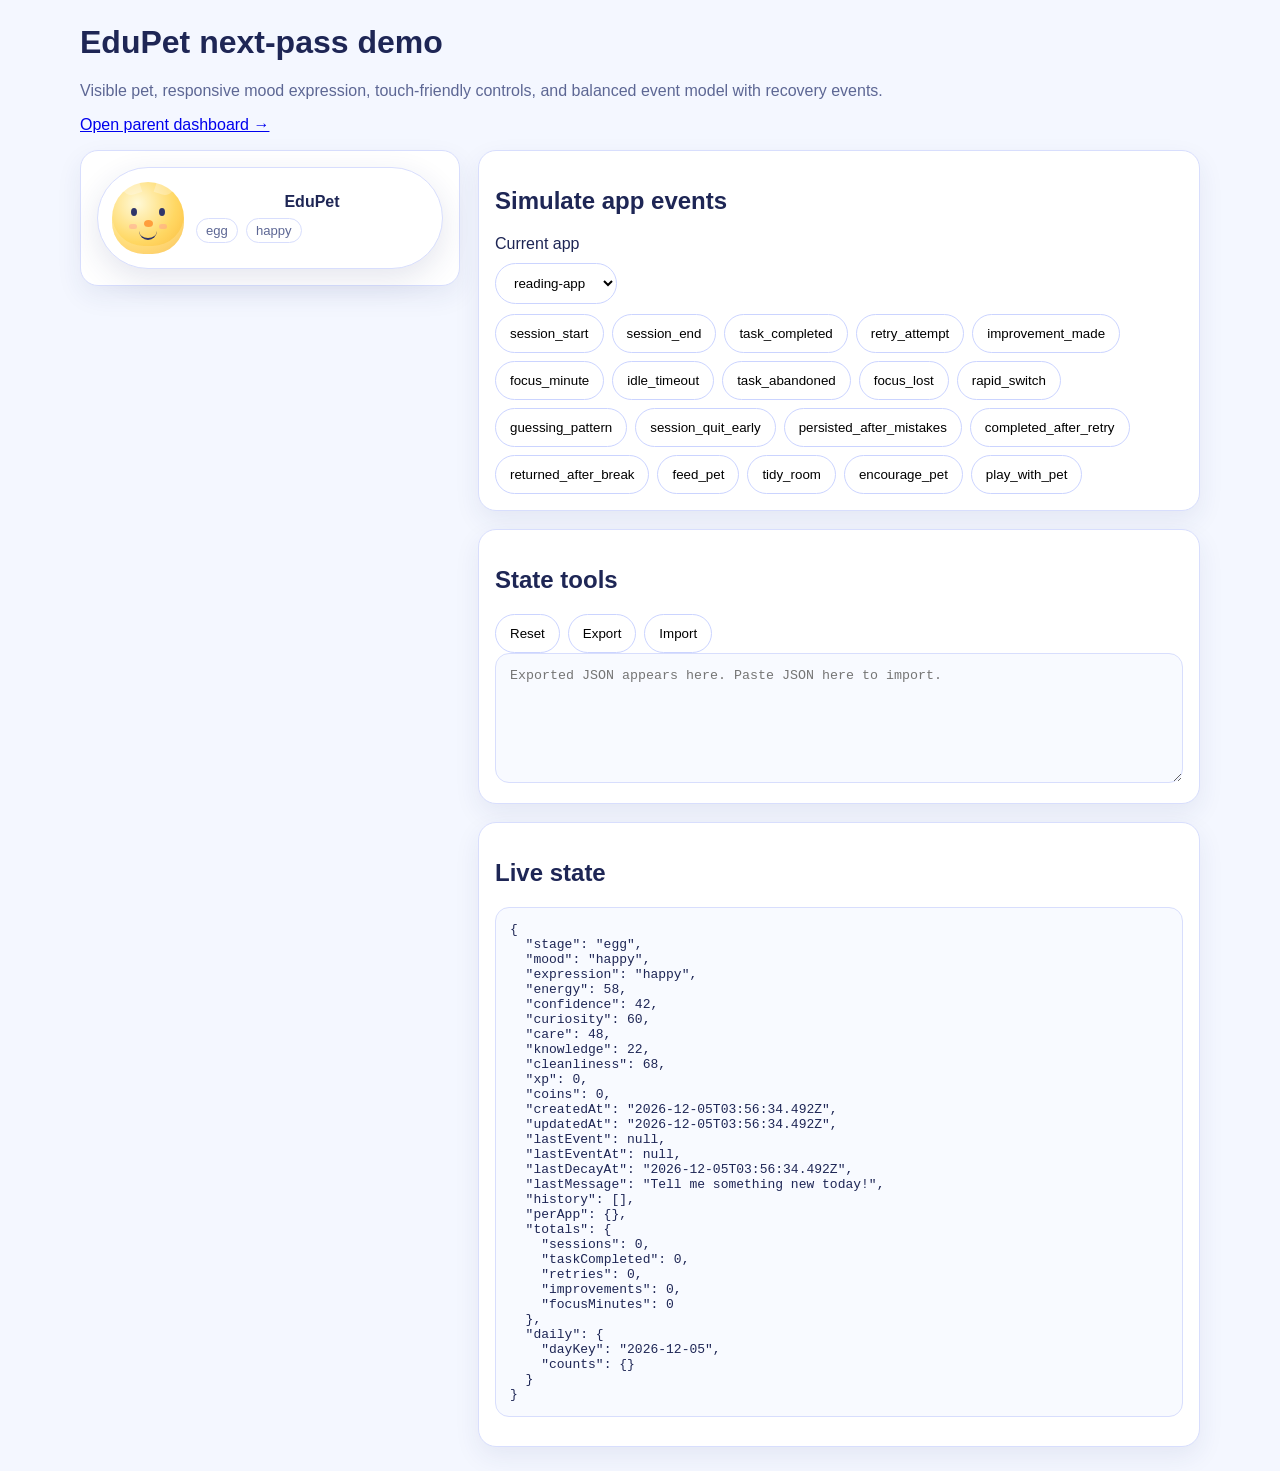
<file: shared/edupet-next/demo/index.html>
<!doctype html>
<html lang="en">
  <head>
    <meta charset="UTF-8" />
    <meta name="viewport" content="width=device-width, initial-scale=1.0" />
    <title>EduPet Next Demo</title>
    <link rel="stylesheet" href="../edupet.css" />
    <style>
      body { font-family: Arial, sans-serif; margin: 24px; background: #f4f7ff; color: #1e2655; }
      main { max-width: 1120px; margin: 0 auto; }
      .hero { display: grid; grid-template-columns: 380px 1fr; gap: 18px; align-items: start; }
      .card { border: 1px solid #d8defd; border-radius: 18px; background: white; padding: 16px; box-shadow: 0 10px 26px rgba(43, 57, 119, 0.08); }
      .controls { display: flex; flex-wrap: wrap; gap: 8px; margin: 10px 0 0; }
      .controls button, .controls select, .stack button {
        border: 1px solid #cbd4ff; background: white; border-radius: 999px; padding: 11px 14px; cursor: pointer;
        transition: transform .12s ease, box-shadow .12s ease, border-color .12s ease, background-color .12s ease;
        touch-action: manipulation; -webkit-tap-highlight-color: transparent;
      }
      .controls button:hover, .controls select:hover, .stack button:hover { border-color: #5a6cff; box-shadow: 0 8px 16px rgba(90,108,255,.12); }
      .controls button:active, .controls select:active, .stack button:active { transform: translateY(1px) scale(.98); background: #eef1ff; }
      .controls button:focus-visible, .controls select:focus-visible, .stack button:focus-visible { outline: 3px solid rgba(90,108,255,.3); outline-offset: 2px; }
      .stack { display: grid; gap: 18px; }
      textarea, pre { width: 100%; box-sizing: border-box; border: 1px solid #d8defd; border-radius: 14px; background: #f8faff; padding: 14px; }
      textarea { min-height: 130px; font-family: monospace; }
      pre { min-height: 260px; overflow: auto; white-space: pre-wrap; word-break: break-word; }
      .minor { color: #5d6794; }
      .quick-links { margin-top: 10px; }
      @media (max-width: 900px) { .hero { grid-template-columns: 1fr; } }
    </style>
  </head>
  <body>
    <main>
      <h1>EduPet next-pass demo</h1>
      <p class="minor">Visible pet, responsive mood expression, touch-friendly controls, and balanced event model with recovery events.</p>
      <p class="minor quick-links"><a href="./parent-dashboard.html">Open parent dashboard →</a></p>

      <div class="hero">
        <section class="card"><div id="petMount"></div></section>

        <div class="stack">
          <section class="card">
            <h2>Simulate app events</h2>
            <label for="appSelect">Current app</label>
            <div class="controls"><select id="appSelect">
              <option value="reading-app">reading-app</option><option value="spelling-app">spelling-app</option>
              <option value="maths-app">maths-app</option><option value="demo-app">demo-app</option>
            </select></div>
            <div class="controls" id="eventButtons"></div>
          </section>

          <section class="card">
            <h2>State tools</h2>
            <div class="controls">
              <button id="resetState" type="button">Reset</button>
              <button id="exportState" type="button">Export</button>
              <button id="importState" type="button">Import</button>
            </div>
            <textarea id="stateTransfer" placeholder="Exported JSON appears here. Paste JSON here to import."></textarea>
          </section>

          <section class="card"><h2>Live state</h2><pre id="stateView"></pre></section>
        </div>
      </div>
    </main>

    <script src="../edupet-config.js"></script>
    <script src="../edupet-storage.js"></script>
    <script src="../edupet-core.js"></script>
    <script src="../edupet-ui.js"></script>
    <script>
      (function () {
        var EVENTS = [
          'session_start','session_end','task_completed','retry_attempt','improvement_made','focus_minute',
          'idle_timeout','task_abandoned','focus_lost','rapid_switch','guessing_pattern','session_quit_early',
          'persisted_after_mistakes','completed_after_retry','returned_after_break',
          'feed_pet','tidy_room','encourage_pet','play_with_pet'
        ];

        function selectedApp() { return document.getElementById('appSelect').value; }
        function refreshStateView() { document.getElementById('stateView').textContent = JSON.stringify(window.EduPet.getState(), null, 2); }

        function setupEventButtons() {
          var wrap = document.getElementById('eventButtons');
          EVENTS.forEach(function (eventName) {
            var btn = document.createElement('button');
            btn.type = 'button';
            btn.textContent = eventName;
            btn.addEventListener('click', function () {
              window.EduPet.recordEvent({ type: eventName, appId: selectedApp(), value: 1 });
            });
            wrap.appendChild(btn);
          });
        }

        window.EduPet.mount(document.getElementById('petMount'));
        setupEventButtons();
        refreshStateView();
        window.EduPet.onChange(refreshStateView);

        document.getElementById('resetState').addEventListener('click', function () { window.EduPet.reset(); });
        document.getElementById('exportState').addEventListener('click', function () { document.getElementById('stateTransfer').value = window.EduPet.exportState(); });
        document.getElementById('importState').addEventListener('click', function () {
          var raw = document.getElementById('stateTransfer').value.trim();
          if (!raw) return;
          if (!window.EduPet.importState(raw)) alert('Import failed. Check the JSON.');
        });
      })();
    </script>
  </body>
</html>
</file>
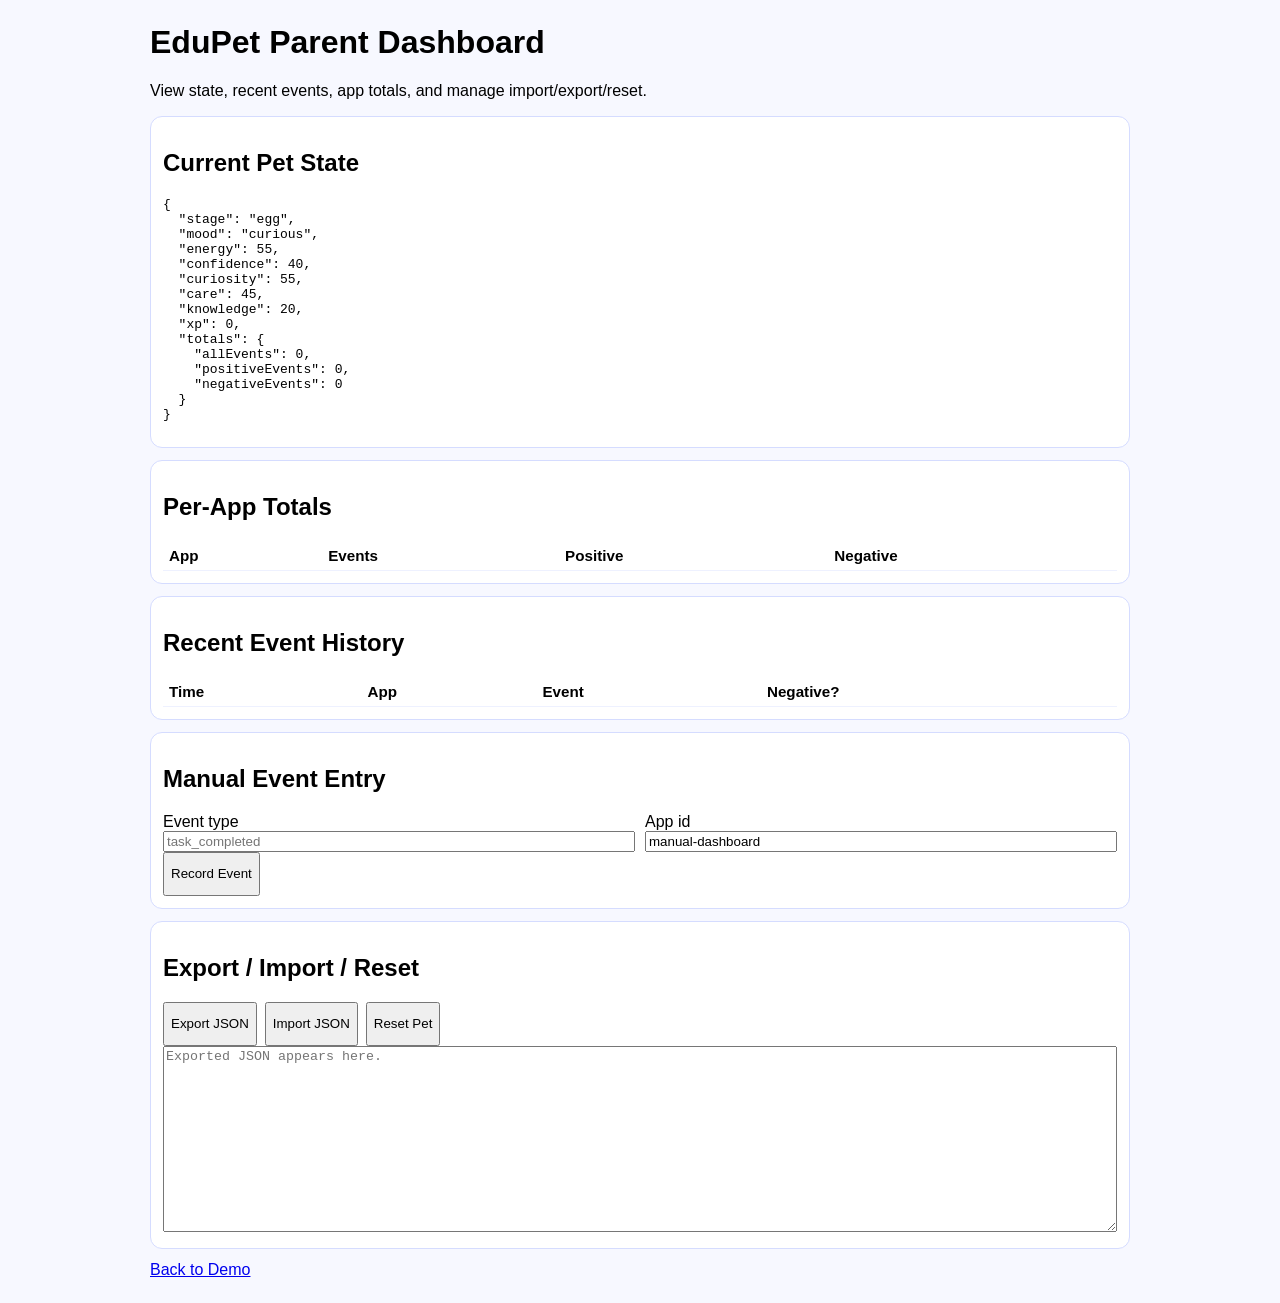
<file: shared/edupet/dashboard/index.html>
<!doctype html>
<html lang="en">
<head>
  <meta charset="UTF-8" />
  <meta name="viewport" content="width=device-width, initial-scale=1.0" />
  <title>EduPet Parent Dashboard</title>
  <link rel="stylesheet" href="../edupet.css" />
  <style>
    body { font-family: Arial, sans-serif; margin: 24px; background: #f7f8ff; }
    main { max-width: 980px; margin: 0 auto; }
    .card { background: #fff; border: 1px solid #d5dcff; border-radius: 12px; padding: 12px; margin-bottom: 12px; }
    table { width: 100%; border-collapse: collapse; }
    th, td { border-bottom: 1px solid #eef1ff; text-align: left; padding: 6px; font-size: .95rem; }
    textarea, input { width: 100%; box-sizing: border-box; }
    .row { display: grid; gap: 10px; grid-template-columns: 1fr 1fr; }
    .actions { display: flex; gap: 8px; flex-wrap: wrap; }
  </style>
</head>
<body>
<main>
  <h1>EduPet Parent Dashboard</h1>
  <p>View state, recent events, app totals, and manage import/export/reset.</p>

  <div class="card">
    <h2>Current Pet State</h2>
    <pre id="stateView"></pre>
  </div>

  <div class="card">
    <h2>Per-App Totals</h2>
    <table>
      <thead><tr><th>App</th><th>Events</th><th>Positive</th><th>Negative</th></tr></thead>
      <tbody id="appTotalsBody"></tbody>
    </table>
  </div>

  <div class="card">
    <h2>Recent Event History</h2>
    <table>
      <thead><tr><th>Time</th><th>App</th><th>Event</th><th>Negative?</th></tr></thead>
      <tbody id="historyBody"></tbody>
    </table>
  </div>

  <div class="card">
    <h2>Manual Event Entry</h2>
    <div class="row">
      <div><label>Event type<input id="manualType" placeholder="task_completed" /></label></div>
      <div><label>App id<input id="manualApp" value="manual-dashboard" /></label></div>
    </div>
    <button id="manualSubmit">Record Event</button>
  </div>

  <div class="card">
    <h2>Export / Import / Reset</h2>
    <div class="actions">
      <button id="exportBtn">Export JSON</button>
      <button id="importBtn">Import JSON</button>
      <button id="resetBtn">Reset Pet</button>
    </div>
    <textarea id="jsonBox" rows="12" placeholder="Exported JSON appears here."></textarea>
  </div>

  <a href="../demo/index.html">Back to Demo</a>
</main>

<script src="../edupet-config.js"></script>
<script src="../edupet-storage.js"></script>
<script src="../edupet-core.js"></script>
<script>
(function () {
  var stateView = document.getElementById('stateView');
  var appTotalsBody = document.getElementById('appTotalsBody');
  var historyBody = document.getElementById('historyBody');
  var jsonBox = document.getElementById('jsonBox');

  function render(state) {
    stateView.textContent = JSON.stringify({
      stage: state.stage,
      mood: state.mood,
      energy: state.energy,
      confidence: state.confidence,
      curiosity: state.curiosity,
      care: state.care,
      knowledge: state.knowledge,
      xp: state.xp,
      totals: state.totals
    }, null, 2);

    appTotalsBody.innerHTML = '';
    Object.keys(state.perApp).forEach(function (appId) {
      var row = document.createElement('tr');
      var totals = state.perApp[appId];
      row.innerHTML = '<td>' + appId + '</td><td>' + totals.events + '</td><td>' + totals.positive + '</td><td>' + totals.negative + '</td>';
      appTotalsBody.appendChild(row);
    });

    historyBody.innerHTML = '';
    state.history.slice(-15).reverse().forEach(function (item) {
      var row = document.createElement('tr');
      row.innerHTML = '<td>' + item.at + '</td><td>' + item.appId + '</td><td>' + item.type + '</td><td>' + (item.negative ? 'yes' : 'no') + '</td>';
      historyBody.appendChild(row);
    });
  }

  window.EduPet.onChange(render);

  document.getElementById('manualSubmit').onclick = function () {
    window.EduPet.recordEvent({
      type: document.getElementById('manualType').value.trim(),
      appId: document.getElementById('manualApp').value.trim() || 'manual-dashboard'
    });
  };

  document.getElementById('exportBtn').onclick = function () {
    jsonBox.value = window.EduPet.exportState();
  };

  document.getElementById('importBtn').onclick = function () {
    try {
      window.EduPet.importState(jsonBox.value);
      alert('Import successful.');
    } catch (err) {
      alert('Import failed: ' + err.message);
    }
  };

  document.getElementById('resetBtn').onclick = function () {
    window.EduPet.reset();
  };
})();
</script>
</body>
</html>
</file>
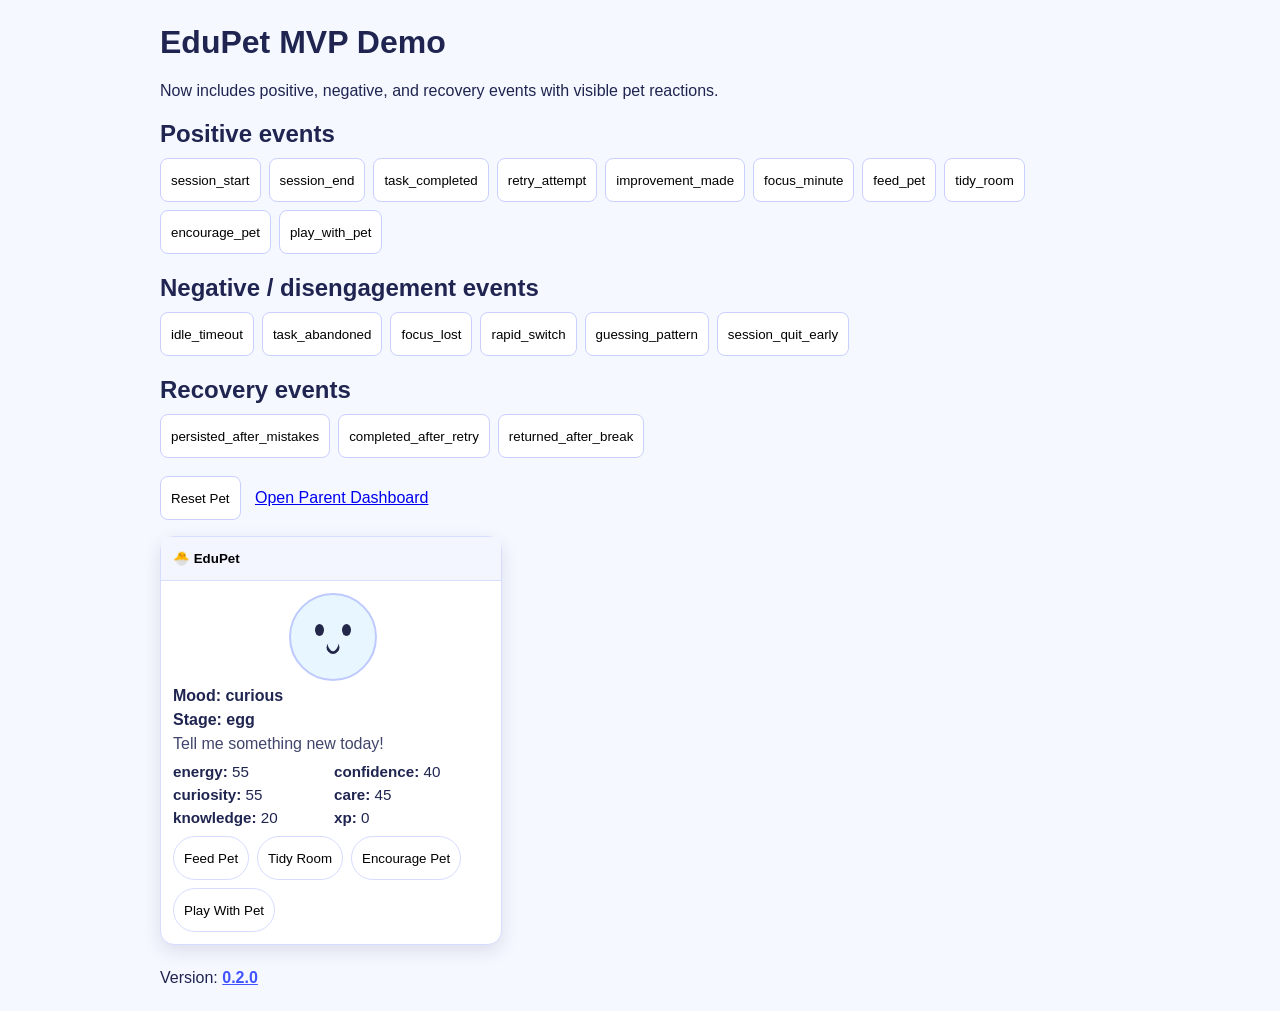
<file: shared/edupet/demo/index.html>
<!doctype html>
<html lang="en">
<head>
  <meta charset="UTF-8" />
  <meta name="viewport" content="width=device-width, initial-scale=1.0" />
  <title>EduPet Demo</title>
  <link rel="stylesheet" href="../edupet.css" />
  <style>
    body { font-family: Arial, sans-serif; margin: 24px; background: #f6f8ff; color: #1f2550; }
    main { max-width: 960px; margin: 0 auto; }
    .controls { display: flex; flex-wrap: wrap; gap: 8px; margin: 10px 0 18px; }
    .controls button,#resetState { border: 1px solid #c9d0ff; background: white; border-radius: 8px; padding: 8px 10px; cursor: pointer; }
    .group h2 { margin-bottom: 6px; }
    #versionFooter { margin-top: 24px; }
    #versionLink { color: #4054ff; text-decoration: underline; cursor: pointer; font-weight: 700; }
    .modal-backdrop { position: fixed; inset: 0; display: none; align-items: center; justify-content: center; background: rgba(20,23,45,.45); }
    .modal-backdrop.open { display: flex; }
    .modal { width: min(760px, 92vw); max-height: 82vh; overflow: auto; background: #fff; border-radius: 16px; padding: 20px; box-shadow: 0 16px 50px rgba(0,0,0,.25); }
    .version-list button { margin: 0 8px 8px 0; border: 1px solid #ccd3ff; background: #f9faff; border-radius: 8px; padding: 6px 9px; cursor: pointer; }
  </style>
  <script>
    (function () {
      var params = new URLSearchParams(window.location.search);
      var chosenVersion = params.get('version');
      if (chosenVersion) window.EDUPET_SELECTED_VERSION = chosenVersion;
    })();
  </script>
</head>
<body>
  <main>
    <h1>EduPet MVP Demo</h1>
    <p>Now includes positive, negative, and recovery events with visible pet reactions.</p>

    <section class="group">
      <h2>Positive events</h2>
      <div class="controls" id="positiveButtons"></div>
    </section>

    <section class="group">
      <h2>Negative / disengagement events</h2>
      <div class="controls" id="negativeButtons"></div>
    </section>

    <section class="group">
      <h2>Recovery events</h2>
      <div class="controls" id="recoveryButtons"></div>
    </section>

    <button id="resetState">Reset Pet</button>
    <a href="../dashboard/index.html" style="margin-left:10px">Open Parent Dashboard</a>

    <div id="petMount" style="margin-top: 16px"></div>

    <footer id="versionFooter">Version: <a id="versionLink">0.2.0</a></footer>
  </main>

  <div class="modal-backdrop" id="historyModal">
    <div class="modal">
      <button id="closeModal" style="float:right">Close</button>
      <h2>Version History</h2>
      <div class="version-list" id="versionList"></div>
      <article id="historyContent"></article>
    </div>
  </div>

  <script src="../edupet-config.js"></script>
  <script src="../edupet-storage.js"></script>
  <script src="../edupet-core.js"></script>
  <script src="../edupet-ui.js"></script>
  <script>
    (function () {
      var positive = ['session_start','session_end','task_completed','retry_attempt','improvement_made','focus_minute','feed_pet','tidy_room','encourage_pet','play_with_pet'];
      var negative = ['idle_timeout','task_abandoned','focus_lost','rapid_switch','guessing_pattern','session_quit_early'];
      var recovery = ['persisted_after_mistakes','completed_after_retry','returned_after_break'];
      var archive = {
        '0.2.0': '# EduPet 0.2.0\n\n## Highlights\n- Visual mood expressions + reactions\n- Touch feedback pass\n- Negative + recovery event model\n- Parent dashboard + integration docs',
        '0.1.1': '# EduPet 0.1.1\n\n- Versioned storage\n- Event payload support',
        '0.1.0': '# EduPet 0.1.0\n\n- First MVP release'
      };


      function renderMarkdown(md) {
        var html = md
          .replace(/^### (.*$)/gim, '<h3>$1</h3>')
          .replace(/^## (.*$)/gim, '<h2>$1</h2>')
          .replace(/^# (.*$)/gim, '<h1>$1</h1>')
          .replace(/^- (.*$)/gim, '<li>$1</li>')
          .replace(/\n\n/g, '<p></p>');
        return html.replace(/(<li>.*<\/li>)/gims, '<ul>$1</ul>');
      }

      function fillButtons(target, events) {
        var mount = document.getElementById(target);
        events.forEach(function (name) {
          var btn = document.createElement('button');
          btn.type = 'button';
          btn.textContent = name;
          btn.addEventListener('click', function () {
            window.EduPet.recordEvent({ type: name, appId: 'demo-app' });
          });
          mount.appendChild(btn);
        });
      }

      fillButtons('positiveButtons', positive);
      fillButtons('negativeButtons', negative);
      fillButtons('recoveryButtons', recovery);
      window.EduPetUI.render(document.getElementById('petMount'));

      document.getElementById('resetState').addEventListener('click', function () { window.EduPet.reset(); });

      var modal = document.getElementById('historyModal');
      var content = document.getElementById('historyContent');
      var list = document.getElementById('versionList');
      document.getElementById('versionLink').textContent = window.EduPet.version;

      Object.keys(archive).forEach(function (ver) {
        var b = document.createElement('button');
        b.textContent = ver;
        b.onclick = function () {
          content.innerHTML = renderMarkdown(archive[ver]);
          if (ver !== window.EduPet.version) {
            var params = new URLSearchParams(window.location.search);
            params.set('version', ver);
            window.location.search = params.toString();
          }
        };
        list.appendChild(b);
      });
      content.innerHTML = renderMarkdown(archive[window.EduPet.version]);

      document.getElementById('versionLink').onclick = function () { modal.classList.add('open'); };
      document.getElementById('closeModal').onclick = function () { modal.classList.remove('open'); };
      modal.onclick = function (e) { if (e.target === modal) modal.classList.remove('open'); };
    })();
  </script>
</body>
</html>
</file>
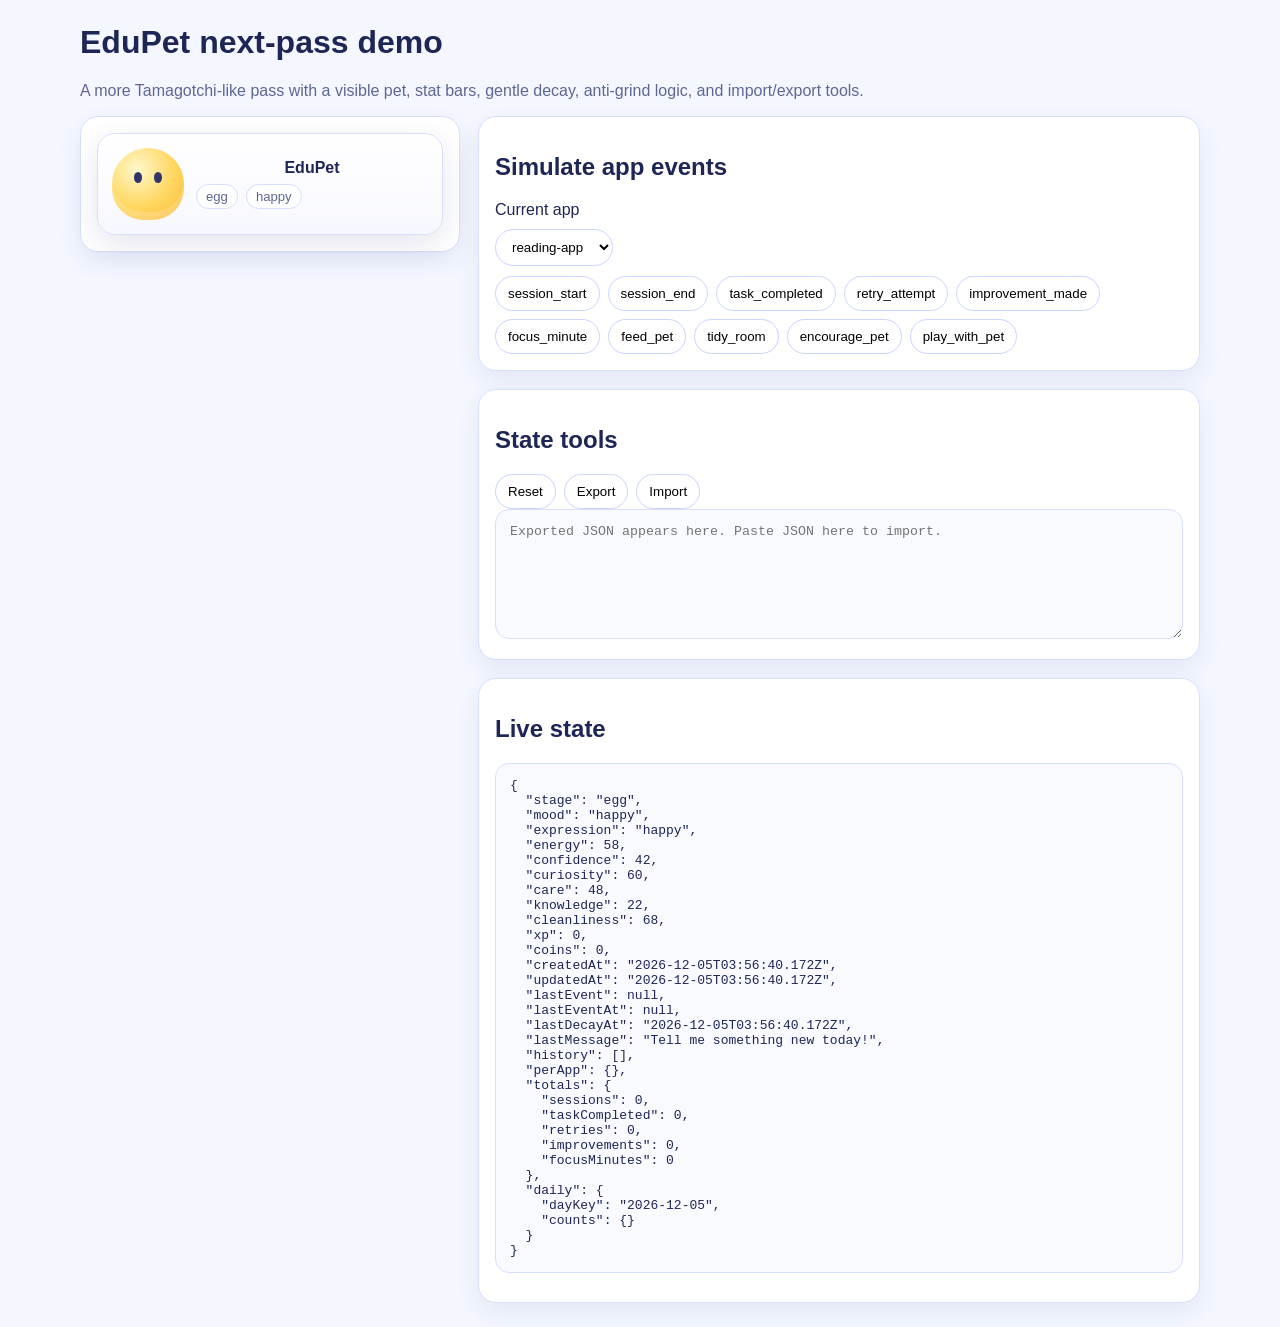
<file: shared/edupet-versions/02-ui-pass/demo/index.html>
<!doctype html>
<html lang="en">
  <head>
    <meta charset="UTF-8" />
    <meta name="viewport" content="width=device-width, initial-scale=1.0" />
    <title>EduPet Next Demo</title>
    <link rel="stylesheet" href="../edupet.css" />
    <style>
      body {
        font-family: Arial, sans-serif;
        margin: 24px;
        background: #f4f7ff;
        color: #1e2655;
      }

      main {
        max-width: 1120px;
        margin: 0 auto;
      }

      .hero {
        display: grid;
        grid-template-columns: 380px 1fr;
        gap: 18px;
        align-items: start;
      }

      .card {
        border: 1px solid #d8defd;
        border-radius: 18px;
        background: white;
        padding: 16px;
        box-shadow: 0 10px 26px rgba(43, 57, 119, 0.08);
      }

      .controls {
        display: flex;
        flex-wrap: wrap;
        gap: 8px;
        margin: 10px 0 0;
      }

      .controls button,
      .controls select,
      .stack button {
        border: 1px solid #cbd4ff;
        background: white;
        border-radius: 999px;
        padding: 9px 12px;
        cursor: pointer;
      }

      .stack {
        display: grid;
        gap: 18px;
      }

      textarea, pre {
        width: 100%;
        box-sizing: border-box;
        border: 1px solid #d8defd;
        border-radius: 14px;
        background: #f8faff;
        padding: 14px;
      }

      textarea {
        min-height: 130px;
        font-family: monospace;
      }

      pre {
        min-height: 260px;
        overflow: auto;
        white-space: pre-wrap;
        word-break: break-word;
      }

      .minor {
        color: #5d6794;
      }

      @media (max-width: 900px) {
        .hero {
          grid-template-columns: 1fr;
        }
      }
    </style>
  </head>
  <body>
    <main>
      <h1>EduPet next-pass demo</h1>
      <p class="minor">A more Tamagotchi-like pass with a visible pet, stat bars, gentle decay, anti-grind logic, and import/export tools.</p>

      <div class="hero">
        <section class="card">
          <div id="petMount"></div>
        </section>

        <div class="stack">
          <section class="card">
            <h2>Simulate app events</h2>
            <label for="appSelect">Current app</label>
            <div class="controls">
              <select id="appSelect">
                <option value="reading-app">reading-app</option>
                <option value="spelling-app">spelling-app</option>
                <option value="maths-app">maths-app</option>
                <option value="demo-app">demo-app</option>
              </select>
            </div>
            <div class="controls" id="eventButtons"></div>
          </section>

          <section class="card">
            <h2>State tools</h2>
            <div class="controls">
              <button id="resetState" type="button">Reset</button>
              <button id="exportState" type="button">Export</button>
              <button id="importState" type="button">Import</button>
            </div>
            <textarea id="stateTransfer" placeholder="Exported JSON appears here. Paste JSON here to import."></textarea>
          </section>

          <section class="card">
            <h2>Live state</h2>
            <pre id="stateView"></pre>
          </section>
        </div>
      </div>
    </main>

    <script src="../edupet-config.js"></script>
    <script src="../edupet-storage.js"></script>
    <script src="../edupet-core.js"></script>
    <script src="../edupet-ui.js"></script>
    <script>
      (function () {
        var EVENTS = [
          'session_start',
          'session_end',
          'task_completed',
          'retry_attempt',
          'improvement_made',
          'focus_minute',
          'feed_pet',
          'tidy_room',
          'encourage_pet',
          'play_with_pet'
        ];

        function selectedApp() {
          return document.getElementById('appSelect').value;
        }

        function refreshStateView() {
          document.getElementById('stateView').textContent = JSON.stringify(window.EduPet.getState(), null, 2);
        }

        function setupEventButtons() {
          var wrap = document.getElementById('eventButtons');
          EVENTS.forEach(function (eventName) {
            var btn = document.createElement('button');
            btn.type = 'button';
            btn.textContent = eventName;
            btn.addEventListener('click', function () {
              window.EduPet.recordEvent({
                type: eventName,
                appId: selectedApp(),
                value: 1
              });
            });
            wrap.appendChild(btn);
          });
        }

        window.EduPet.mount(document.getElementById('petMount'));
        setupEventButtons();
        refreshStateView();
        window.EduPet.onChange(refreshStateView);

        document.getElementById('resetState').addEventListener('click', function () {
          window.EduPet.reset();
        });

        document.getElementById('exportState').addEventListener('click', function () {
          document.getElementById('stateTransfer').value = window.EduPet.exportState();
        });

        document.getElementById('importState').addEventListener('click', function () {
          var raw = document.getElementById('stateTransfer').value.trim();
          if (!raw) return;
          if (!window.EduPet.importState(raw)) {
            alert('Import failed. Check the JSON.');
          }
        });
      })();
    </script>
  </body>
</html>
</file>
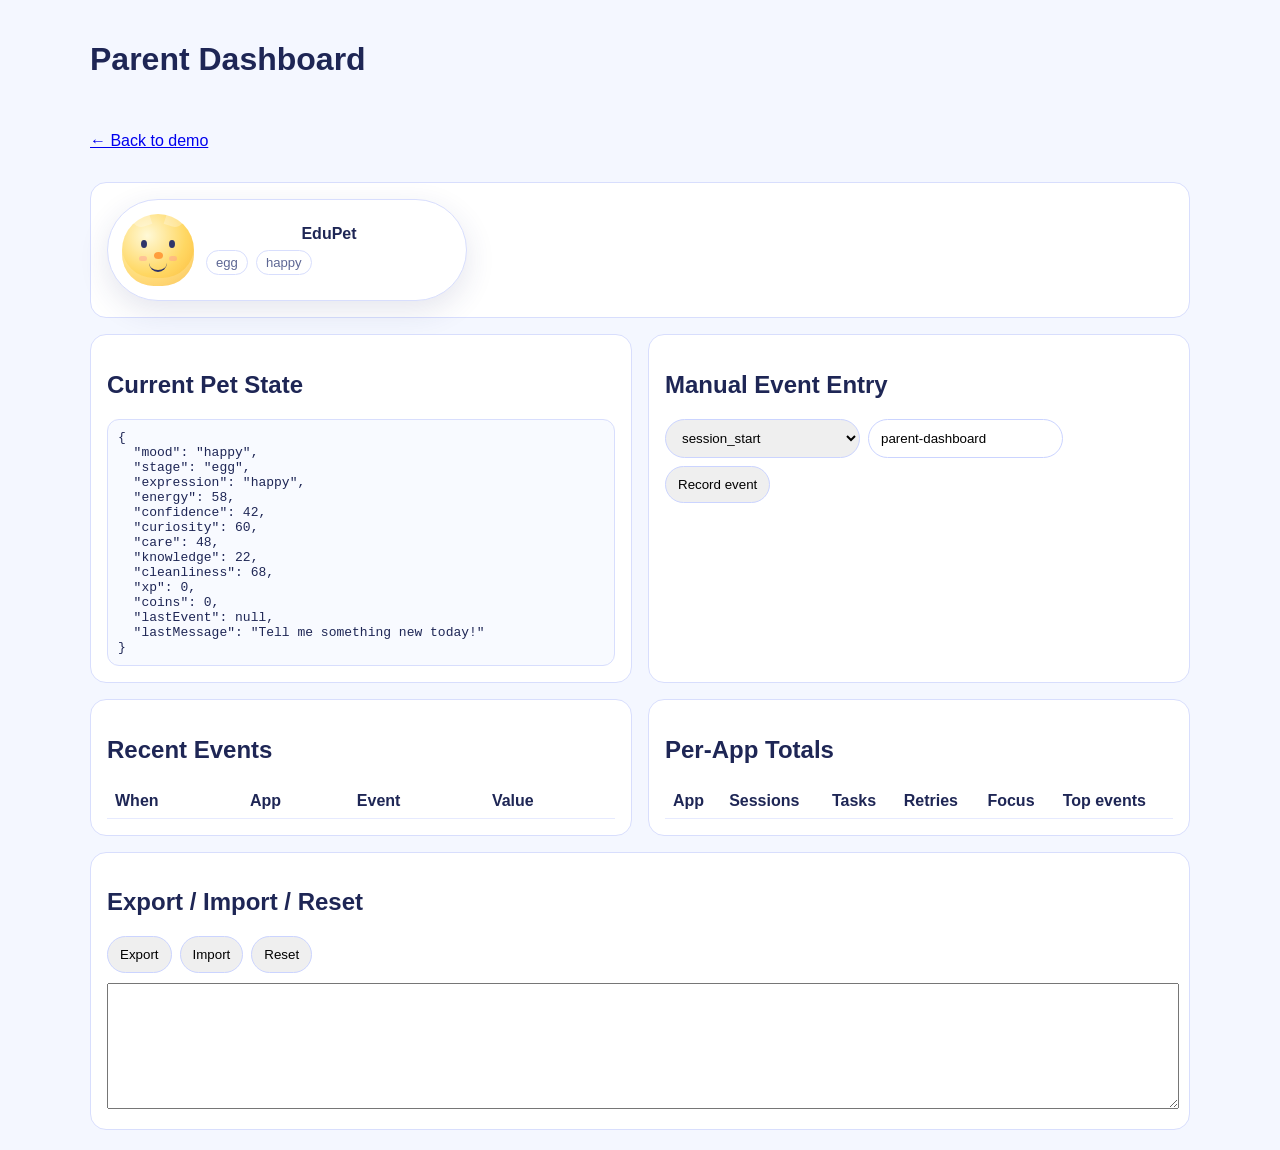
<file: shared/edupet-next/demo/parent-dashboard.html>
<!doctype html>
<html lang="en">
<head>
  <meta charset="UTF-8" />
  <meta name="viewport" content="width=device-width, initial-scale=1.0" />
  <title>EduPet Parent Dashboard</title>
  <link rel="stylesheet" href="../edupet.css" />
  <style>
    body{font-family:Arial,sans-serif;background:#f4f7ff;color:#1e2655;margin:20px}
    main{max-width:1100px;margin:0 auto;display:grid;gap:16px}
    .card{background:#fff;border:1px solid #d8defd;border-radius:16px;padding:16px}
    .grid{display:grid;grid-template-columns:1fr 1fr;gap:16px}
    table{width:100%;border-collapse:collapse} th,td{padding:8px;border-bottom:1px solid #e6eaff;text-align:left;vertical-align:top}
    input,select,button{border:1px solid #cbd4ff;border-radius:999px;padding:10px 12px;touch-action:manipulation;-webkit-tap-highlight-color:transparent}
    button{cursor:pointer} button:active{transform:scale(.98);background:#eef1ff}
    .controls{display:flex;gap:8px;flex-wrap:wrap}
    .mono{font-family:monospace;white-space:pre-wrap;background:#f8faff;border:1px solid #d8defd;border-radius:12px;padding:10px;max-height:260px;overflow:auto}
    @media (max-width:860px){.grid{grid-template-columns:1fr}}
  </style>
</head>
<body>
<main>
  <h1>Parent Dashboard</h1>
  <p><a href="./index.html">← Back to demo</a></p>

  <section class="card"><div id="petMount"></div></section>

  <section class="grid">
    <article class="card">
      <h2>Current Pet State</h2>
      <div id="stateNow" class="mono"></div>
    </article>
    <article class="card">
      <h2>Manual Event Entry</h2>
      <div class="controls">
        <select id="eventType"></select>
        <input id="eventApp" value="parent-dashboard" aria-label="app id" />
        <button id="recordEvent" type="button">Record event</button>
      </div>
      <p id="recordStatus"></p>
    </article>
  </section>

  <section class="grid">
    <article class="card">
      <h2>Recent Events</h2>
      <table><thead><tr><th>When</th><th>App</th><th>Event</th><th>Value</th></tr></thead><tbody id="historyBody"></tbody></table>
    </article>
    <article class="card">
      <h2>Per-App Totals</h2>
      <table><thead><tr><th>App</th><th>Sessions</th><th>Tasks</th><th>Retries</th><th>Focus</th><th>Top events</th></tr></thead><tbody id="perAppBody"></tbody></table>
    </article>
  </section>

  <section class="card">
    <h2>Export / Import / Reset</h2>
    <div class="controls">
      <button id="doExport">Export</button>
      <button id="doImport">Import</button>
      <button id="doReset">Reset</button>
    </div>
    <textarea id="transfer" style="width:100%;min-height:120px;margin-top:10px"></textarea>
  </section>
</main>

<script src="../edupet-config.js"></script>
<script src="../edupet-storage.js"></script>
<script src="../edupet-core.js"></script>
<script src="../edupet-ui.js"></script>
<script>
(function(){
  var eventType = document.getElementById('eventType');
  Object.keys(window.EduPetConfig.events).forEach(function(name){
    var option = document.createElement('option'); option.value = name; option.textContent = name; eventType.appendChild(option);
  });

  window.EduPet.mount(document.getElementById('petMount'));

  function fmt(iso){ return iso ? new Date(iso).toLocaleString() : '-'; }

  function render(){
    var state = window.EduPet.getState();
    document.getElementById('stateNow').textContent = JSON.stringify({
      mood: state.mood, stage: state.stage, expression: state.expression, energy: state.energy,
      confidence: state.confidence, curiosity: state.curiosity, care: state.care, knowledge: state.knowledge,
      cleanliness: state.cleanliness, xp: state.xp, coins: state.coins, lastEvent: state.lastEvent, lastMessage: state.lastMessage
    }, null, 2);

    var historyBody = document.getElementById('historyBody'); historyBody.innerHTML = '';
    (state.history || []).slice(-15).reverse().forEach(function(row){
      var tr = document.createElement('tr');
      tr.innerHTML = '<td>' + fmt(row.at) + '</td><td>' + row.appId + '</td><td>' + row.type + '</td><td>' + row.value + '</td>';
      historyBody.appendChild(tr);
    });

    var perAppBody = document.getElementById('perAppBody'); perAppBody.innerHTML = '';
    Object.keys(state.perApp || {}).forEach(function(appId){
      var entry = state.perApp[appId] || {};
      var eventCounts = entry.eventCounts || {};
      var top = Object.keys(eventCounts).sort(function(a,b){return eventCounts[b]-eventCounts[a];}).slice(0,3).map(function(name){ return name + ' (' + eventCounts[name] + ')'; }).join(', ');
      var tr = document.createElement('tr');
      tr.innerHTML = '<td>' + appId + '</td><td>' + (entry.sessions||0) + '</td><td>' + (entry.taskCompleted||0) + '</td><td>' + (entry.retries||0) + '</td><td>' + (entry.focusMinutes||0) + '</td><td>' + (top || '-') + '</td>';
      perAppBody.appendChild(tr);
    });
  }

  window.EduPet.onChange(render);
  render();

  document.getElementById('recordEvent').addEventListener('click', function(){
    var ok = window.EduPet.recordEvent({
      type: eventType.value,
      appId: document.getElementById('eventApp').value || 'parent-dashboard',
      value: 1
    });
    document.getElementById('recordStatus').textContent = ok ? 'Event recorded.' : 'Could not record event.';
  });

  document.getElementById('doExport').addEventListener('click', function(){ document.getElementById('transfer').value = window.EduPet.exportState(); });
  document.getElementById('doImport').addEventListener('click', function(){ var raw=document.getElementById('transfer').value.trim(); if(raw) window.EduPet.importState(raw); });
  document.getElementById('doReset').addEventListener('click', function(){ window.EduPet.reset(); });
})();
</script>
</body>
</html>
</file>
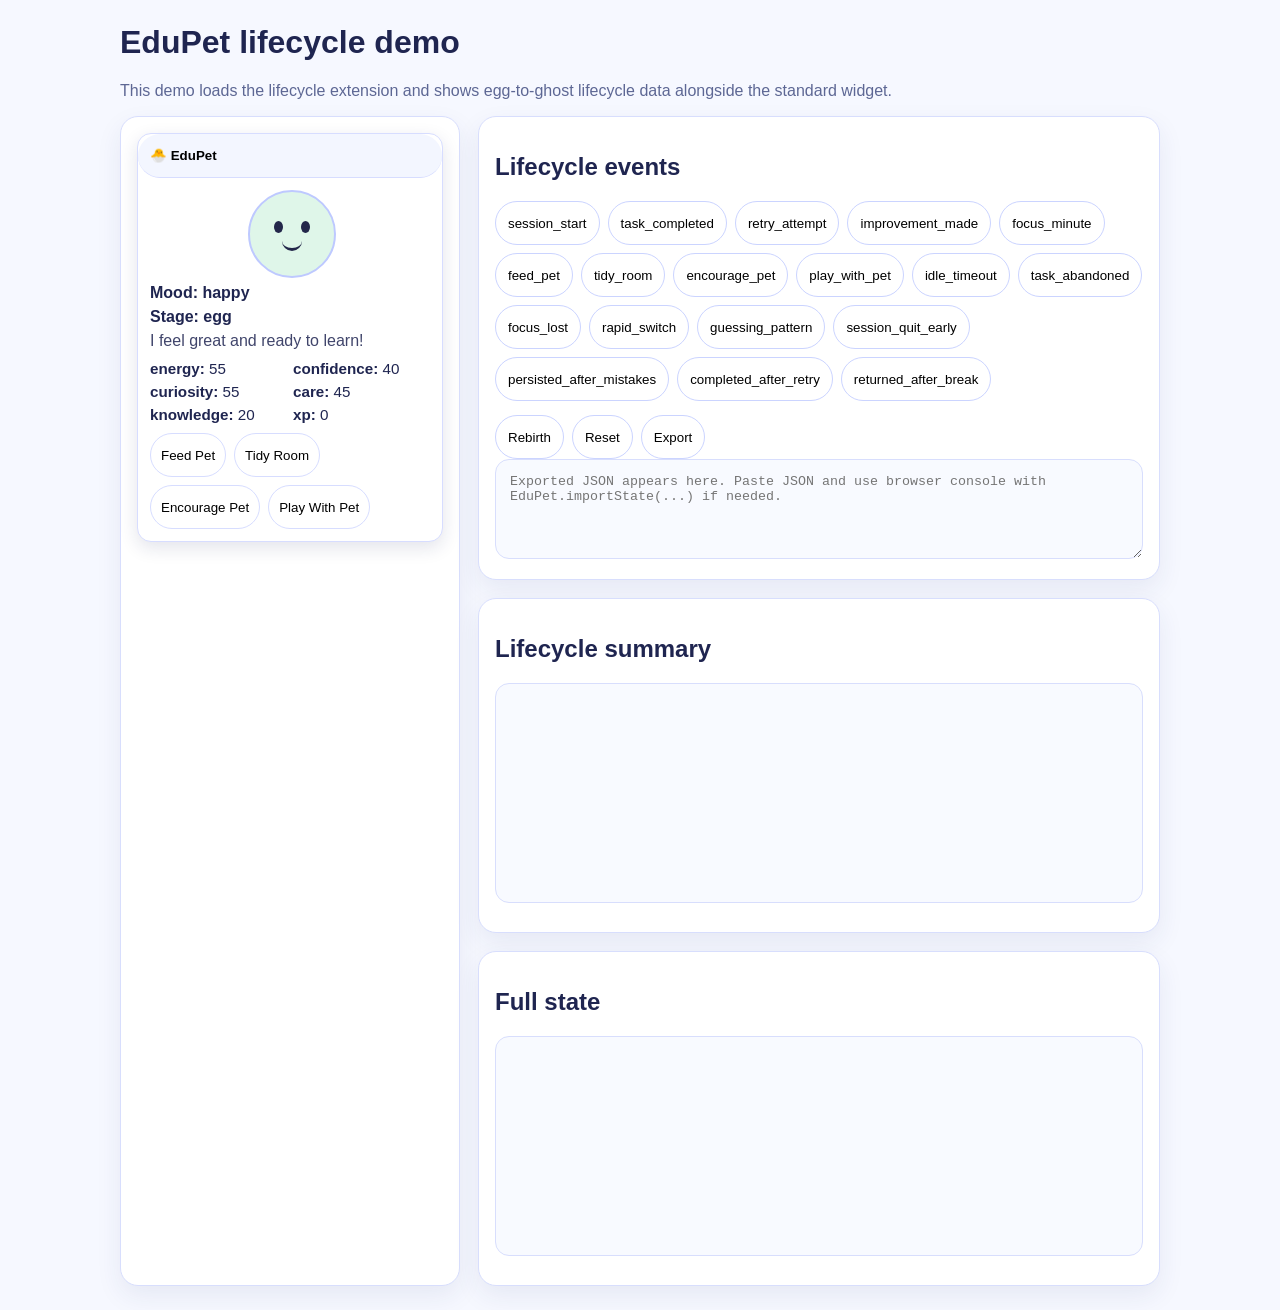
<file: shared/edupet/demo/lifecycle.html>
<!doctype html>
<html lang="en">
  <head>
    <meta charset="UTF-8" />
    <meta name="viewport" content="width=device-width, initial-scale=1.0" />
    <title>EduPet Lifecycle Demo</title>
    <link rel="stylesheet" href="../edupet.css" />
    <style>
      body {
        font-family: Arial, sans-serif;
        margin: 24px;
        background: #f6f8ff;
        color: #1f2550;
      }
      main {
        max-width: 1040px;
        margin: 0 auto;
      }
      .grid {
        display: grid;
        grid-template-columns: 340px 1fr;
        gap: 18px;
      }
      .card {
        border: 1px solid #d8defd;
        border-radius: 18px;
        background: white;
        padding: 16px;
        box-shadow: 0 10px 26px rgba(43, 57, 119, 0.08);
      }
      .controls {
        display: flex;
        flex-wrap: wrap;
        gap: 8px;
        margin-top: 10px;
      }
      button, select {
        border: 1px solid #cbd4ff;
        background: white;
        border-radius: 999px;
        padding: 9px 12px;
        cursor: pointer;
      }
      textarea, pre {
        width: 100%;
        box-sizing: border-box;
        border: 1px solid #d8defd;
        border-radius: 14px;
        background: #f8faff;
        padding: 14px;
      }
      textarea { min-height: 100px; font-family: monospace; }
      pre { min-height: 220px; overflow: auto; white-space: pre-wrap; word-break: break-word; }
      .minor { color: #5d6794; }
      @media (max-width: 900px) {
        .grid { grid-template-columns: 1fr; }
      }
    </style>
  </head>
  <body>
    <main>
      <h1>EduPet lifecycle demo</h1>
      <p class="minor">This demo loads the lifecycle extension and shows egg-to-ghost lifecycle data alongside the standard widget.</p>

      <div class="grid">
        <section class="card">
          <div id="petMount"></div>
        </section>

        <div style="display:grid; gap:18px;">
          <section class="card">
            <h2>Lifecycle events</h2>
            <div class="controls" id="eventButtons"></div>
            <div class="controls" style="margin-top:14px;">
              <button id="rebirthButton" type="button">Rebirth</button>
              <button id="resetButton" type="button">Reset</button>
              <button id="exportButton" type="button">Export</button>
            </div>
            <textarea id="transferBox" placeholder="Exported JSON appears here. Paste JSON and use browser console with EduPet.importState(...) if needed."></textarea>
          </section>

          <section class="card">
            <h2>Lifecycle summary</h2>
            <pre id="summaryBox"></pre>
          </section>

          <section class="card">
            <h2>Full state</h2>
            <pre id="stateBox"></pre>
          </section>
        </div>
      </div>
    </main>

    <script src="../edupet-config.js"></script>
    <script src="../edupet-lifecycle.js"></script>
    <script src="../edupet-storage.js"></script>
    <script src="../edupet-core.js"></script>
    <script src="../edupet-ui.js"></script>
    <script>
      (function () {
        var EVENTS = [
          'session_start',
          'task_completed',
          'retry_attempt',
          'improvement_made',
          'focus_minute',
          'feed_pet',
          'tidy_room',
          'encourage_pet',
          'play_with_pet',
          'idle_timeout',
          'task_abandoned',
          'focus_lost',
          'rapid_switch',
          'guessing_pattern',
          'session_quit_early',
          'persisted_after_mistakes',
          'completed_after_retry',
          'returned_after_break'
        ];

        function refresh() {
          document.getElementById('summaryBox').textContent = JSON.stringify(window.EduPet.getLifecycleSummary(), null, 2);
          document.getElementById('stateBox').textContent = JSON.stringify(window.EduPet.getState(), null, 2);
        }

        function setupButtons() {
          var wrap = document.getElementById('eventButtons');
          EVENTS.forEach(function (eventName) {
            var btn = document.createElement('button');
            btn.type = 'button';
            btn.textContent = eventName;
            btn.addEventListener('click', function () {
              window.EduPet.recordEvent({ type: eventName, appId: 'lifecycle-demo', value: 1 });
            });
            wrap.appendChild(btn);
          });
        }

        window.EduPetUI.render(document.getElementById('petMount'));
        setupButtons();
        refresh();
        window.EduPet.onChange(refresh);

        document.getElementById('rebirthButton').addEventListener('click', function () {
          window.EduPet.rebirth();
        });
        document.getElementById('resetButton').addEventListener('click', function () {
          window.EduPet.reset();
        });
        document.getElementById('exportButton').addEventListener('click', function () {
          document.getElementById('transferBox').value = window.EduPet.exportState();
        });
      })();
    </script>
  </body>
</html>
</file>
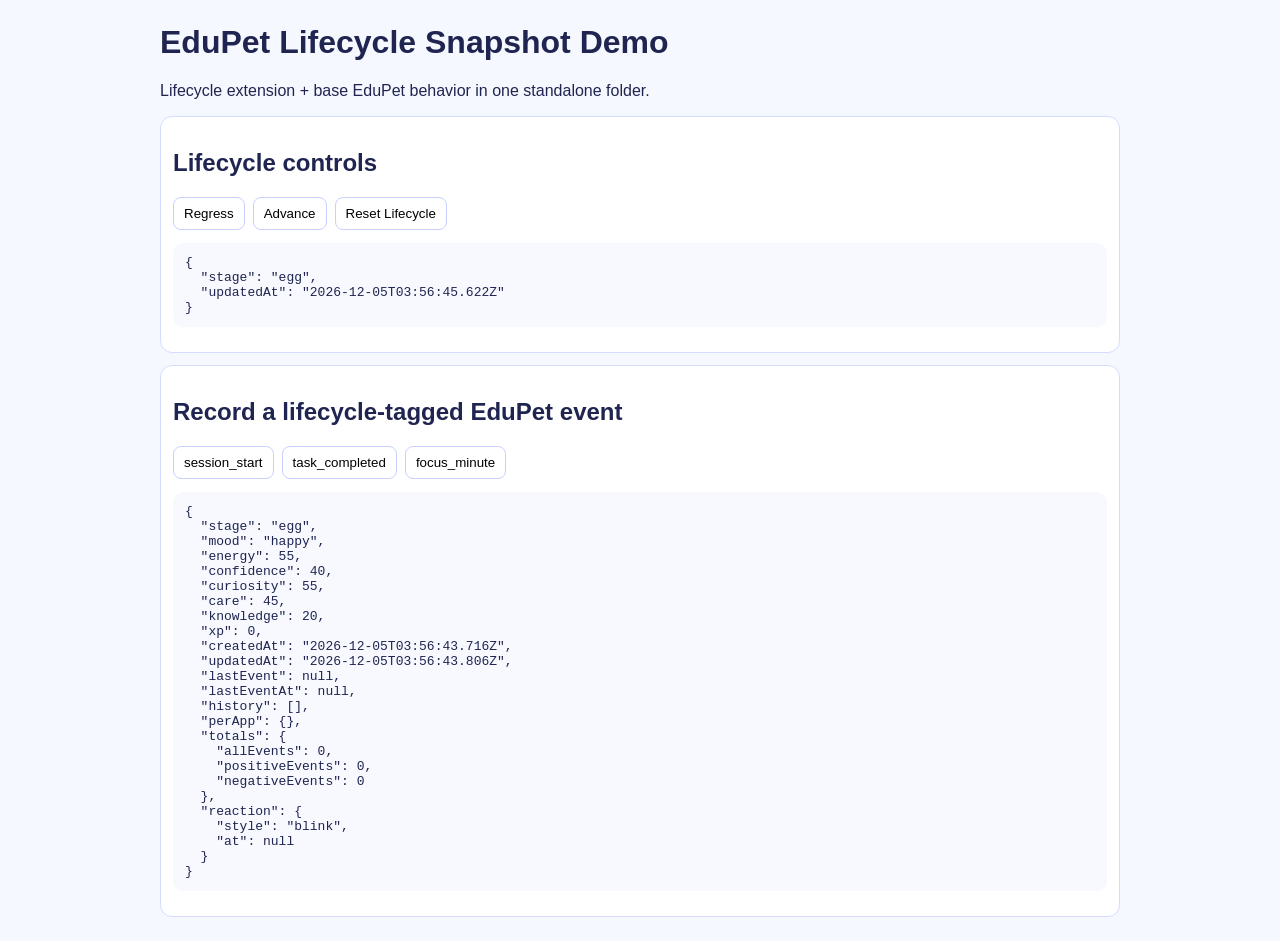
<file: shared/edupet-versions/03-lifecycle-pass/demo/lifecycle.html>
<!doctype html>
<html lang="en">
<head>
  <meta charset="UTF-8" />
  <meta name="viewport" content="width=device-width, initial-scale=1.0" />
  <title>EduPet Lifecycle Demo</title>
  <link rel="stylesheet" href="../edupet.css" />
  <style>
    body { font-family: Arial, sans-serif; margin: 24px; background: #f6f8ff; color: #1f2550; }
    main { max-width: 960px; margin: 0 auto; }
    .card { background: #fff; border: 1px solid #d5dcff; border-radius: 12px; padding: 12px; margin-bottom: 12px; }
    .actions { display: flex; flex-wrap: wrap; gap: 8px; }
    button { border: 1px solid #c9d0ff; background: white; border-radius: 8px; padding: 8px 10px; cursor: pointer; }
    pre { background: #f7f9ff; border-radius: 10px; padding: 12px; overflow: auto; }
  </style>
</head>
<body>
  <main>
    <h1>EduPet Lifecycle Snapshot Demo</h1>
    <p>Lifecycle extension + base EduPet behavior in one standalone folder.</p>

    <div class="card">
      <h2>Lifecycle controls</h2>
      <div class="actions">
        <button id="regressBtn">Regress</button>
        <button id="advanceBtn">Advance</button>
        <button id="resetLifecycleBtn">Reset Lifecycle</button>
      </div>
      <pre id="lifecycleView"></pre>
    </div>

    <div class="card">
      <h2>Record a lifecycle-tagged EduPet event</h2>
      <div class="actions">
        <button data-event="session_start">session_start</button>
        <button data-event="task_completed">task_completed</button>
        <button data-event="focus_minute">focus_minute</button>
      </div>
      <pre id="stateView"></pre>
    </div>
  </main>

  <script src="../edupet-config.js"></script>
  <script src="../edupet-storage.js"></script>
  <script src="../edupet-core.js"></script>
  <script src="../edupet-ui.js"></script>
  <script src="../edupet-lifecycle.js"></script>
  <script>
    (function () {
      var lifecycleView = document.getElementById('lifecycleView');
      var stateView = document.getElementById('stateView');

      function render() {
        lifecycleView.textContent = JSON.stringify(window.EduPetLifecycle.getState(), null, 2);
        stateView.textContent = JSON.stringify(window.EduPet.getState(), null, 2);
      }

      document.getElementById('advanceBtn').onclick = function () {
        window.EduPetLifecycle.advance();
        render();
      };

      document.getElementById('regressBtn').onclick = function () {
        window.EduPetLifecycle.regress();
        render();
      };

      document.getElementById('resetLifecycleBtn').onclick = function () {
        window.EduPetLifecycle.reset();
        render();
      };

      Array.prototype.forEach.call(document.querySelectorAll('[data-event]'), function (btn) {
        btn.addEventListener('click', function () {
          var type = btn.getAttribute('data-event');
          var event = window.EduPetLifecycle.annotateEvent({ type: type, appId: 'lifecycle-demo' });
          window.EduPet.recordEvent(event);
          render();
        });
      });

      window.EduPet.onChange(render);
      render();
    })();
  </script>
</body>
</html>
</file>
<file: shared/edupet-next/edupet.css>
:root {
  color-scheme: light;
  --edupet-border: #d8defd;
  --edupet-surface: #ffffff;
  --edupet-surface-soft: #f5f7ff;
  --edupet-text: #1e2655;
  --edupet-muted: #5d6794;
  --edupet-accent: #5a6cff;
  --edupet-shadow: 0 14px 40px rgba(44, 58, 120, 0.18);
}

.edupet-widget {
  width: min(360px, 100%);
}

.edupet-mini {
  width: 100%;
  display: grid;
  grid-template-columns: 72px 1fr;
  align-items: center;
  gap: 12px;
  border: 1px solid var(--edupet-border);
  border-radius: 18px;
  background: linear-gradient(180deg, #ffffff 0%, #f7f8ff 100%);
  padding: 14px;
  box-shadow: 0 10px 30px rgba(39, 52, 112, 0.12);
  cursor: pointer;
  color: var(--edupet-text);
}

.edupet-mini-pet {
  width: 72px;
  height: 72px;
  border-radius: 50% 50% 44% 44%;
  background: radial-gradient(circle at 35% 30%, #fff8cb 0%, #ffd65e 55%, #f5b73c 100%);
  position: relative;
  animation: edupet-bob 2.8s ease-in-out infinite;
  box-shadow: inset 0 -8px 0 rgba(255,255,255,0.18);
}

.edupet-mini-pet::before,
.edupet-mini-pet::after {
  content: '';
  position: absolute;
  top: -5px;
  width: 18px;
  height: 18px;
  border-radius: 6px 6px 0 9px;
  background: rgba(255, 255, 255, 0.28);
}

.edupet-mini-pet::before { left: 10px; transform: rotate(-18deg); }
.edupet-mini-pet::after { right: 10px; transform: scaleX(-1) rotate(-18deg); }

.edupet-mini-pet::selection { background: transparent; }

.edupet-mini-ears {
  position: absolute;
  inset: 0;
}

.edupet-mini-eyes {
  position: absolute;
  left: 50%;
  top: 26px;
  width: 34px;
  margin-left: -17px;
  display: flex;
  justify-content: space-between;
}

.edupet-mini-eye {
  width: 6px;
  height: 8px;
  background: #2f3568;
  border-radius: 50%;
}

.edupet-mini-nose {
  position: absolute;
  left: 50%;
  top: 38px;
  width: 9px;
  height: 7px;
  margin-left: -4.5px;
  border-radius: 50%;
  background: #ff9f42;
}

.edupet-mini-mouth {
  position: absolute;
  left: 50%;
  top: 46px;
  width: 18px;
  height: 10px;
  margin-left: -9px;
  border-bottom: 2px solid #2f3568;
  border-radius: 0 0 14px 14px;
}

.edupet-mini-cheeks {
  position: absolute;
  left: 50%;
  top: 42px;
  width: 38px;
  height: 8px;
  margin-left: -19px;
}

.edupet-mini-cheeks::before,
.edupet-mini-cheeks::after {
  content: '';
  position: absolute;
  width: 8px;
  height: 5px;
  border-radius: 999px;
  background: rgba(255, 136, 156, 0.36);
}

.edupet-mini-cheeks::before { left: 0; }
.edupet-mini-cheeks::after { right: 0; }

.edupet-mini-pet.mood-happy {
  background: radial-gradient(circle at 35% 30%, #fff9d9 0%, #ffd86a 55%, #f5b73c 100%);
}

.edupet-mini-pet.mood-happy .edupet-mini-mouth {
  border-bottom-width: 2px;
}

.edupet-mini-pet.mood-sleepy .edupet-mini-eye {
  height: 2px;
  margin-top: 4px;
  border-radius: 999px;
}

.edupet-mini-pet.mood-sleepy .edupet-mini-mouth,
.edupet-mini-pet.mood-worried .edupet-mini-mouth {
  border-bottom: 0;
  border-top: 2px solid #2f3568;
  border-radius: 10px 10px 0 0;
}

.edupet-mini-pet.mood-curious .edupet-mini-eye:first-child {
  transform: scale(1.22);
}

.edupet-mini-pet.mood-proud .edupet-mini-cheeks::before,
.edupet-mini-pet.mood-proud .edupet-mini-cheeks::after {
  background: rgba(255, 118, 170, 0.52);
}

.edupet-mini-pet.mood-worried .edupet-mini-nose {
  filter: saturate(0.7);
}

.edupet-mini-pet.mood-sleepy {
  background: radial-gradient(circle at 35% 30%, #f7f0c4 0%, #d7c78e 55%, #b49f67 100%);
}

.edupet-mini-pet.mood-worried {
  background: radial-gradient(circle at 35% 30%, #ffdfe5 0%, #f8a7b5 55%, #e57a8f 100%);
}

.edupet-mini-pet.mood-proud {
  background: radial-gradient(circle at 35% 30%, #f3ebff 0%, #ccb6ff 55%, #9b7ff5 100%);
}

.edupet-mini-pet.mood-curious {
  background: radial-gradient(circle at 35% 30%, #dff9ff 0%, #9ce7ff 55%, #67c6ff 100%);
}

.edupet-mini-text strong {
  display: block;
  font-size: 1rem;
}

.edupet-mini-meta {
  display: flex;
  gap: 8px;
  margin-top: 7px;
  flex-wrap: wrap;
}

.edupet-mini-chip,
.edupet-badge {
  border: 1px solid var(--edupet-border);
  background: #fff;
  color: var(--edupet-muted);
  padding: 4px 9px;
  border-radius: 999px;
  font-size: 0.82rem;
}

.edupet-backdrop {
  position: fixed;
  inset: 0;
  background: rgba(13, 18, 44, 0.42);
  opacity: 0;
  pointer-events: none;
  transition: opacity .18s ease;
  z-index: 30;
}

.edupet-backdrop.is-open {
  opacity: 1;
  pointer-events: auto;
}

.edupet-panel {
  position: fixed;
  left: 50%;
  top: 50%;
  transform: translate(-50%, -48%) scale(0.98);
  width: min(900px, calc(100vw - 24px));
  max-height: calc(100vh - 30px);
  overflow: auto;
  background: var(--edupet-surface);
  border: 1px solid var(--edupet-border);
  border-radius: 24px;
  box-shadow: var(--edupet-shadow);
  padding: 20px;
  opacity: 0;
  pointer-events: none;
  transition: opacity .18s ease, transform .18s ease;
  z-index: 31;
}

.edupet-panel.is-open {
  opacity: 1;
  pointer-events: auto;
  transform: translate(-50%, -50%) scale(1);
}

.edupet-panel-header {
  display: flex;
  align-items: flex-start;
  justify-content: space-between;
  gap: 12px;
  margin-bottom: 16px;
}

.edupet-panel-sub {
  color: var(--edupet-muted);
  margin-top: 4px;
  font-size: 0.92rem;
}

.edupet-close,
.edupet-action,
.edupet-mini {
  border: 1px solid var(--edupet-border);
  background: #fff;
  color: var(--edupet-text);
  border-radius: 999px;
  cursor: pointer;
  transition: transform .12s ease, box-shadow .12s ease, border-color .12s ease, background-color .12s ease;
  touch-action: manipulation;
  -webkit-tap-highlight-color: transparent;
}

.edupet-close,
.edupet-action {
  padding: 10px 16px;
}

.edupet-close:hover,
.edupet-action:hover,
.edupet-mini:hover {
  border-color: var(--edupet-accent);
  box-shadow: 0 8px 16px rgba(90, 108, 255, 0.15);
}

.edupet-close:active,
.edupet-action:active,
.edupet-mini:active {
  transform: translateY(1px) scale(0.98);
  background: #eef1ff;
}

.edupet-close:focus-visible,
.edupet-action:focus-visible,
.edupet-mini:focus-visible {
  outline: 3px solid rgba(90, 108, 255, 0.35);
  outline-offset: 2px;
}

.edupet-layout {
  display: grid;
  grid-template-columns: 1.1fr .9fr;
  gap: 18px;
}

.edupet-scene,
.edupet-sidebar {
  border: 1px solid var(--edupet-border);
  border-radius: 20px;
  background: var(--edupet-surface-soft);
}

.edupet-scene {
  position: relative;
  padding: 18px;
  min-height: 420px;
  overflow: hidden;
  background: linear-gradient(180deg, #f8fbff 0%, #eff4ff 60%, #edf0ff 100%);
}

.edupet-sky {
  position: absolute;
  inset: 0 0 auto 0;
  height: 54%;
}

.edupet-cloud {
  position: absolute;
  display: block;
  width: 84px;
  height: 32px;
  border-radius: 999px;
  background: rgba(255,255,255,0.85);
  box-shadow: 22px 6px 0 0 rgba(255,255,255,0.75), -18px 8px 0 0 rgba(255,255,255,0.55);
}

.cloud-a { top: 46px; left: 58px; }
.cloud-b { top: 104px; right: 74px; }

.edupet-bubble {
  position: relative;
  z-index: 2;
  max-width: 280px;
  background: #fff;
  color: var(--edupet-text);
  border-radius: 18px;
  padding: 14px 16px;
  box-shadow: 0 10px 20px rgba(34, 43, 94, 0.08);
  border: 1px solid var(--edupet-border);
}

.edupet-bubble::after {
  content: '';
  position: absolute;
  left: 22px;
  bottom: -8px;
  width: 14px;
  height: 14px;
  background: #fff;
  border-right: 1px solid var(--edupet-border);
  border-bottom: 1px solid var(--edupet-border);
  transform: rotate(45deg);
}

.edupet-pet {
  position: absolute;
  left: 50%;
  bottom: 72px;
  width: 220px;
  height: 220px;
  margin-left: -110px;
  border-radius: 50% 50% 44% 44%;
  background: radial-gradient(circle at 36% 28%, #fff8cb 0%, #ffd65e 50%, #f3b53d 100%);
  box-shadow: inset 0 -18px 0 rgba(255,255,255,0.18), 0 18px 30px rgba(31, 42, 100, 0.18);
  animation: edupet-bob 3s ease-in-out infinite;
  z-index: 2;
}

.edupet-pet::before,
.edupet-pet::after {
  content: '';
  position: absolute;
  top: -8px;
  width: 54px;
  height: 54px;
  border-radius: 14px 14px 0 28px;
  background: linear-gradient(180deg, #ffe78a 0%, #f7c84c 100%);
}

.edupet-pet::before {
  left: 34px;
  transform: rotate(-18deg);
}

.edupet-pet::after {
  right: 34px;
  transform: scaleX(-1) rotate(-18deg);
}

.edupet-eyes {
  position: absolute;
  top: 86px;
  left: 50%;
  width: 110px;
  margin-left: -55px;
  display: flex;
  justify-content: space-between;
}

.edupet-eye {
  width: 14px;
  height: 18px;
  background: #2f3568;
  border-radius: 50%;
  animation: edupet-blink 5s infinite;
}

.edupet-beak {
  position: absolute;
  top: 112px;
  left: 50%;
  width: 28px;
  height: 16px;
  margin-left: -14px;
  background: linear-gradient(180deg, #ffb250 0%, #ff8f22 100%);
  clip-path: polygon(50% 100%, 0 0, 100% 0);
}

.edupet-blush {
  position: absolute;
  top: 116px;
  left: 50%;
  width: 128px;
  margin-left: -64px;
  height: 20px;
  opacity: 0.5;
}

.edupet-blush::before,
.edupet-blush::after {
  content: '';
  position: absolute;
  width: 22px;
  height: 12px;
  background: rgba(255, 136, 156, 0.34);
  border-radius: 999px;
}

.edupet-blush::before { left: 6px; }
.edupet-blush::after { right: 6px; }


.edupet-pet-variant {
  position: absolute;
  inset: 0;
  pointer-events: none;
}

.edupet-mouth {
  position: absolute;
  left: 50%;
  top: 136px;
  width: 44px;
  height: 20px;
  margin-left: -22px;
  border-bottom: 4px solid #2f3568;
  border-radius: 0 0 24px 24px;
}

.edupet-effect {
  position: absolute;
  opacity: 0;
}

.edupet-effect.sparkle {
  left: 50%;
  top: 52px;
  width: 10px;
  height: 10px;
  margin-left: -5px;
  border-radius: 50%;
  box-shadow: -42px 28px 0 #fff8d4, 40px 16px 0 #fff1a3, 0 -14px 0 #fff;
}

.edupet-effect.sweat {
  right: 56px;
  top: 74px;
  width: 10px;
  height: 16px;
  border-radius: 80% 80% 95% 95%;
  background: linear-gradient(180deg, #a7ddff 0%, #72bdf4 100%);
}

.edupet-floor {
  position: absolute;
  inset: auto 18px 18px;
  height: 110px;
  border-radius: 24px;
  background: linear-gradient(180deg, #bff0b3 0%, #92db82 100%);
}

.edupet-room-note {
  position: absolute;
  left: 22px;
  bottom: 22px;
  z-index: 2;
  color: var(--edupet-muted);
  font-size: 0.92rem;
}

.edupet-sidebar {
  padding: 18px;
}

.edupet-meta-line {
  color: var(--edupet-text);
  font-weight: 700;
  margin-bottom: 8px;
}

.edupet-badges {
  display: flex;
  flex-wrap: wrap;
  gap: 8px;
  margin: 12px 0 16px;
}

.edupet-stats {
  display: grid;
  gap: 10px;
}

.edupet-stat-top {
  display: flex;
  justify-content: space-between;
  gap: 8px;
  margin-bottom: 4px;
  color: var(--edupet-muted);
  font-size: 0.92rem;
}

.edupet-stat-top strong {
  color: var(--edupet-text);
}

.edupet-stat-bar {
  height: 10px;
  border-radius: 999px;
  background: #e7ebff;
  overflow: hidden;
}

.edupet-stat-fill {
  height: 100%;
  border-radius: 999px;
  background: linear-gradient(90deg, #88a0ff 0%, #5a6cff 100%);
}

.edupet-actions {
  display: flex;
  gap: 10px;
  flex-wrap: wrap;
  margin-top: 18px;
}



.edupet-pet.mood-happy {
  background: radial-gradient(circle at 36% 28%, #fff8cb 0%, #ffd65e 50%, #f3b53d 100%);
}

.edupet-pet.mood-sleepy {
  background: radial-gradient(circle at 36% 28%, #f5edd1 0%, #d7c189 50%, #a78857 100%);
}

.edupet-pet.mood-worried {
  background: radial-gradient(circle at 36% 28%, #ffe4e8 0%, #f6a5b3 50%, #de6f88 100%);
}

.edupet-pet.mood-proud {
  background: radial-gradient(circle at 36% 28%, #f3ebff 0%, #ccb6ff 50%, #9876ef 100%);
}

.edupet-pet.mood-curious {
  background: radial-gradient(circle at 36% 28%, #dcf8ff 0%, #98e4ff 50%, #5cbcff 100%);
}

.edupet-pet.mood-happy .edupet-beak,
.edupet-mini-pet.mood-happy {
  filter: saturate(1.05);
}

.edupet-pet.mood-worried .edupet-beak {
  filter: saturate(0.75);
}

.edupet-pet.mood-sleepy .edupet-blush {
  opacity: 0.2;
}

.edupet-pet.mood-happy .edupet-mouth {
  border-bottom-width: 4px;
}

.edupet-pet.mood-curious,
.edupet-mini-pet.mood-curious {
  transform: rotate(-3deg);
}

.edupet-pet.mood-curious .edupet-eye:first-child {
  transform: scale(1.25);
}

.edupet-pet.mood-proud,
.edupet-mini-pet.mood-proud {
  animation: edupet-bounce 1.4s ease-in-out infinite;
}

.edupet-pet.mood-proud .edupet-effect.sparkle {
  opacity: 0.95;
  animation: edupet-sparkle 1.6s ease-in-out infinite;
}

.edupet-pet.mood-sleepy .edupet-eye,
.edupet-mini-pet.mood-sleepy::before,
.edupet-mini-pet.mood-sleepy::after {
  height: 5px;
  border-radius: 999px;
  margin-top: 8px;
}

.edupet-pet.mood-sleepy,
.edupet-mini-pet.mood-sleepy {
  animation: edupet-droop 2.6s ease-in-out infinite;
}

.edupet-pet.mood-sleepy .edupet-mouth {
  border-bottom: 0;
  border-top: 4px solid #2f3568;
  border-radius: 22px 22px 0 0;
  top: 142px;
}

.edupet-pet.mood-worried,
.edupet-mini-pet.mood-worried {
  animation: edupet-wobble 1.8s ease-in-out infinite;
}

.edupet-pet.mood-worried .edupet-effect.sweat {
  opacity: 0.95;
  animation: edupet-sweat 1.4s ease-in-out infinite;
}

.edupet-pet.mood-worried .edupet-mouth {
  border-bottom: 0;
  border-top: 4px solid #2f3568;
  border-radius: 22px 22px 0 0;
}

.edupet-scene.is-reacting .edupet-pet {
  animation: edupet-react-pop .45s ease;
}

.edupet-scene.is-reacting .edupet-bubble {
  animation: edupet-react-bubble .55s ease;
}

.edupet-pet.react-care .edupet-effect.sparkle {
  opacity: 1;
  animation: edupet-sparkle .8s ease-in-out 2;
}

.edupet-pet.react-negative {
  animation: edupet-wobble .45s ease-in-out 2;
}

.edupet-pet.react-negative .edupet-effect.sweat {
  opacity: 1;
  animation: edupet-sweat .7s ease-in-out 2;
}

.edupet-pet.react-recovery {
  animation: edupet-bounce .6s ease-in-out 2;
}

.edupet-pet.react-learning .edupet-eye {
  animation: edupet-blink .8s ease-in-out 2;
}

.edupet-pet.stage-scholar::before,
.edupet-pet.stage-scholar::after {
  background: linear-gradient(180deg, #e4dbff 0%, #bca7ff 100%);
}

@keyframes edupet-bob {
  0%, 100% { transform: translateY(0); }
  50% { transform: translateY(-6px); }
}

@keyframes edupet-blink {
  0%, 45%, 100% { transform: scaleY(1); }
  48%, 52% { transform: scaleY(0.15); }
}

@keyframes edupet-bounce {
  0%, 100% { transform: translateY(0); }
  35% { transform: translateY(-12px); }
  70% { transform: translateY(-4px); }
}

@keyframes edupet-droop {
  0%, 100% { transform: translateY(0) scaleY(1); }
  50% { transform: translateY(8px) scaleY(0.97); }
}

@keyframes edupet-wobble {
  0%, 100% { transform: rotate(0deg); }
  25% { transform: rotate(-2deg); }
  75% { transform: rotate(2deg); }
}

@keyframes edupet-sparkle {
  0%, 100% { transform: scale(0.7); opacity: 0.3; }
  50% { transform: scale(1.3); opacity: 1; }
}

@keyframes edupet-sweat {
  0% { transform: translateY(0); opacity: 0; }
  30% { opacity: 1; }
  100% { transform: translateY(10px); opacity: 0; }
}

@keyframes edupet-react-pop {
  0% { transform: scale(1); }
  35% { transform: scale(1.03); }
  100% { transform: scale(1); }
}

@keyframes edupet-react-bubble {
  0% { transform: translateY(0); }
  50% { transform: translateY(-3px); }
  100% { transform: translateY(0); }
}

@media (max-width: 860px) {
  .edupet-layout {
    grid-template-columns: 1fr;
  }

  .edupet-scene {
    min-height: 360px;
  }
}

@media (max-width: 560px) {
  .edupet-panel {
    width: calc(100vw - 14px);
    padding: 14px;
  }

  .edupet-mini {
    grid-template-columns: 62px 1fr;
  }

  .edupet-mini-pet {
    width: 62px;
    height: 62px;
  }

  .edupet-pet {
    width: 180px;
    height: 180px;
    margin-left: -90px;
  }
}
</file>
<file: shared/edupet/edupet.css>
:root {
  color-scheme: light;
  --pet-bg: #fff;
  --pet-border: #d7ddff;
  --pet-accent: #5667ff;
}

.edupet-widget {
  border: 1px solid var(--pet-border);
  border-radius: 14px;
  background: var(--pet-bg);
  max-width: 340px;
  box-shadow: 0 6px 18px rgba(28, 35, 90, 0.12);
  -webkit-tap-highlight-color: transparent;
}

.edupet-widget.pulse { transform: scale(1.01); }

.edupet-toggle,
.edupet-action,
.controls button,
#resetState,
#closeModal,
#manualSubmit,
#exportBtn,
#importBtn,
#resetBtn {
  min-height: 44px;
  touch-action: manipulation;
  transition: transform .08s ease, box-shadow .15s ease, background .15s ease;
}

.edupet-toggle {
  width: 100%; border: 0; border-bottom: 1px solid var(--pet-border); padding: 10px 12px;
  text-align: left; background: #f3f6ff; font-weight: 700; cursor: pointer;
}

.edupet-toggle:focus-visible,
.edupet-action:focus-visible,
.controls button:focus-visible,
#resetState:focus-visible,
button:focus-visible {
  outline: 3px solid rgba(86,103,255,.35);
  outline-offset: 2px;
}

.edupet-toggle:active,
.edupet-action:active,
.controls button:active,
#resetState:active,
button:active {
  transform: translateY(1px) scale(0.98);
  box-shadow: inset 0 2px 5px rgba(0,0,0,.12);
}

.edupet-panel { display: none; padding: 12px; }
.edupet-panel.is-open { display: block; }

.edupet-mini { width: 84px; height: 84px; margin: 0 auto 10px; position: relative; }
.pet-body { width: 84px; height: 84px; border-radius: 50%; background: #dfe6ff; position: relative; border: 2px solid #bec9ff; }
.pet-eye { width: 9px; height: 12px; border-radius: 50%; background: #23274a; position: absolute; top: 29px; }
.eye-left { left: 24px; }
.eye-right { right: 24px; }
.pet-mouth { width: 20px; height: 10px; border-bottom: 3px solid #23274a; border-radius: 0 0 20px 20px; position: absolute; left: 50%; transform: translateX(-50%); top: 46px; }
.pet-mark { position: absolute; right: 8px; top: 8px; font-size: 14px; opacity: 0; }

.mood-happy .pet-body { background: #dff6e9; }
.mood-sleepy .pet-body { background: #e7ebff; }
.mood-curious .pet-body { background: #e8f7ff; }
.mood-proud .pet-body { background: #fff4d9; }
.mood-worried .pet-body { background: #ffe3e3; }

.mood-sleepy .pet-eye { height: 2px; top: 35px; }
.mood-worried .pet-mouth { border-bottom: 0; border-top: 3px solid #23274a; border-radius: 20px 20px 0 0; top: 52px; }
.mood-proud .pet-mark { opacity: 1; }
.mood-proud .pet-mark::before { content: '✨'; }
.mood-curious .pet-mouth { width: 10px; border-radius: 50%; border: 3px solid #23274a; border-top: 0; border-left: 0; transform: translateX(-50%) rotate(45deg); }

.reaction-wobble .pet-body { animation: wobble .45s ease; }
.reaction-sparkle .pet-mark { opacity: 1; animation: sparkle .6s ease; }
.reaction-sweat .pet-mark { opacity: 1; }
.reaction-sweat .pet-mark::before { content: '💧'; }
.reaction-droop .pet-body { transform: translateY(3px); }
.reaction-blink .pet-eye { animation: blink 2.2s ease infinite; }

@keyframes blink { 0%, 46%, 50%, 100% { transform: scaleY(1); } 48% { transform: scaleY(0.15); } }
@keyframes wobble { 0%{transform:rotate(0)} 25%{transform:rotate(-8deg)} 75%{transform:rotate(8deg)} 100%{transform:rotate(0)} }
@keyframes sparkle { 0%{transform:scale(.5);opacity:.2} 60%{transform:scale(1.3);opacity:1} 100%{transform:scale(1);opacity:1} }

.edupet-mood,.edupet-stage { font-weight: 700; color: #1f2550; margin-bottom: 6px; }
.edupet-message { margin: 0 0 10px; color: #40456b; }
.edupet-stats { display: grid; gap: 6px; grid-template-columns: 1fr 1fr; margin-bottom: 10px; font-size: .95rem; }
.edupet-actions { display: flex; flex-wrap: wrap; gap: 8px; }
.edupet-action { border: 1px solid var(--pet-border); border-radius: 999px; background: white; padding: 6px 10px; cursor: pointer; text-transform: capitalize; }
.edupet-action:hover { border-color: var(--pet-accent); background: #f4f6ff; }
</file>
<file: shared/edupet-versions/02-ui-pass/edupet.css>
:root {
  color-scheme: light;
  --edupet-border: #d8defd;
  --edupet-surface: #ffffff;
  --edupet-surface-soft: #f5f7ff;
  --edupet-text: #1e2655;
  --edupet-muted: #5d6794;
  --edupet-accent: #5a6cff;
  --edupet-shadow: 0 14px 40px rgba(44, 58, 120, 0.18);
}

.edupet-widget {
  width: min(360px, 100%);
}

.edupet-mini {
  width: 100%;
  display: grid;
  grid-template-columns: 72px 1fr;
  align-items: center;
  gap: 12px;
  border: 1px solid var(--edupet-border);
  border-radius: 18px;
  background: linear-gradient(180deg, #ffffff 0%, #f7f8ff 100%);
  padding: 14px;
  box-shadow: 0 10px 30px rgba(39, 52, 112, 0.12);
  cursor: pointer;
  color: var(--edupet-text);
}

.edupet-mini-pet {
  width: 72px;
  height: 72px;
  border-radius: 50% 50% 44% 44%;
  background: radial-gradient(circle at 35% 30%, #fff8cb 0%, #ffd65e 55%, #f5b73c 100%);
  position: relative;
  animation: edupet-bob 2.8s ease-in-out infinite;
  box-shadow: inset 0 -8px 0 rgba(255,255,255,0.18);
}

.edupet-mini-pet::before,
.edupet-mini-pet::after {
  content: '';
  position: absolute;
  top: 24px;
  width: 8px;
  height: 11px;
  background: #2f3568;
  border-radius: 50%;
}

.edupet-mini-pet::before { left: 22px; }
.edupet-mini-pet::after { right: 22px; }

.edupet-mini-pet::selection { background: transparent; }

.edupet-mini-pet span { display: none; }

.edupet-mini-text strong {
  display: block;
  font-size: 1rem;
}

.edupet-mini-meta {
  display: flex;
  gap: 8px;
  margin-top: 7px;
  flex-wrap: wrap;
}

.edupet-mini-chip,
.edupet-badge {
  border: 1px solid var(--edupet-border);
  background: #fff;
  color: var(--edupet-muted);
  padding: 4px 9px;
  border-radius: 999px;
  font-size: 0.82rem;
}

.edupet-backdrop {
  position: fixed;
  inset: 0;
  background: rgba(13, 18, 44, 0.42);
  opacity: 0;
  pointer-events: none;
  transition: opacity .18s ease;
  z-index: 30;
}

.edupet-backdrop.is-open {
  opacity: 1;
  pointer-events: auto;
}

.edupet-panel {
  position: fixed;
  left: 50%;
  top: 50%;
  transform: translate(-50%, -48%) scale(0.98);
  width: min(900px, calc(100vw - 24px));
  max-height: calc(100vh - 30px);
  overflow: auto;
  background: var(--edupet-surface);
  border: 1px solid var(--edupet-border);
  border-radius: 24px;
  box-shadow: var(--edupet-shadow);
  padding: 20px;
  opacity: 0;
  pointer-events: none;
  transition: opacity .18s ease, transform .18s ease;
  z-index: 31;
}

.edupet-panel.is-open {
  opacity: 1;
  pointer-events: auto;
  transform: translate(-50%, -50%) scale(1);
}

.edupet-panel-header {
  display: flex;
  align-items: flex-start;
  justify-content: space-between;
  gap: 12px;
  margin-bottom: 16px;
}

.edupet-panel-sub {
  color: var(--edupet-muted);
  margin-top: 4px;
  font-size: 0.92rem;
}

.edupet-close,
.edupet-action {
  border: 1px solid var(--edupet-border);
  background: #fff;
  color: var(--edupet-text);
  border-radius: 999px;
  padding: 8px 14px;
  cursor: pointer;
}

.edupet-close:hover,
.edupet-action:hover,
.edupet-mini:hover {
  border-color: var(--edupet-accent);
}

.edupet-layout {
  display: grid;
  grid-template-columns: 1.1fr .9fr;
  gap: 18px;
}

.edupet-scene,
.edupet-sidebar {
  border: 1px solid var(--edupet-border);
  border-radius: 20px;
  background: var(--edupet-surface-soft);
}

.edupet-scene {
  position: relative;
  padding: 18px;
  min-height: 420px;
  overflow: hidden;
  background: linear-gradient(180deg, #f8fbff 0%, #eff4ff 60%, #edf0ff 100%);
}

.edupet-sky {
  position: absolute;
  inset: 0 0 auto 0;
  height: 54%;
}

.edupet-cloud {
  position: absolute;
  display: block;
  width: 84px;
  height: 32px;
  border-radius: 999px;
  background: rgba(255,255,255,0.85);
  box-shadow: 22px 6px 0 0 rgba(255,255,255,0.75), -18px 8px 0 0 rgba(255,255,255,0.55);
}

.cloud-a { top: 46px; left: 58px; }
.cloud-b { top: 104px; right: 74px; }

.edupet-bubble {
  position: relative;
  z-index: 2;
  max-width: 280px;
  background: #fff;
  color: var(--edupet-text);
  border-radius: 18px;
  padding: 14px 16px;
  box-shadow: 0 10px 20px rgba(34, 43, 94, 0.08);
  border: 1px solid var(--edupet-border);
}

.edupet-bubble::after {
  content: '';
  position: absolute;
  left: 22px;
  bottom: -8px;
  width: 14px;
  height: 14px;
  background: #fff;
  border-right: 1px solid var(--edupet-border);
  border-bottom: 1px solid var(--edupet-border);
  transform: rotate(45deg);
}

.edupet-pet {
  position: absolute;
  left: 50%;
  bottom: 72px;
  width: 220px;
  height: 220px;
  margin-left: -110px;
  border-radius: 50% 50% 44% 44%;
  background: radial-gradient(circle at 36% 28%, #fff8cb 0%, #ffd65e 50%, #f3b53d 100%);
  box-shadow: inset 0 -18px 0 rgba(255,255,255,0.18), 0 18px 30px rgba(31, 42, 100, 0.18);
  animation: edupet-bob 3s ease-in-out infinite;
  z-index: 2;
}

.edupet-pet::before,
.edupet-pet::after {
  content: '';
  position: absolute;
  top: -8px;
  width: 54px;
  height: 54px;
  border-radius: 14px 14px 0 28px;
  background: linear-gradient(180deg, #ffe78a 0%, #f7c84c 100%);
}

.edupet-pet::before {
  left: 34px;
  transform: rotate(-18deg);
}

.edupet-pet::after {
  right: 34px;
  transform: scaleX(-1) rotate(-18deg);
}

.edupet-eyes {
  position: absolute;
  top: 86px;
  left: 50%;
  width: 110px;
  margin-left: -55px;
  display: flex;
  justify-content: space-between;
}

.edupet-eye {
  width: 14px;
  height: 18px;
  background: #2f3568;
  border-radius: 50%;
  animation: edupet-blink 5s infinite;
}

.edupet-beak {
  position: absolute;
  top: 112px;
  left: 50%;
  width: 28px;
  height: 16px;
  margin-left: -14px;
  background: linear-gradient(180deg, #ffb250 0%, #ff8f22 100%);
  clip-path: polygon(50% 100%, 0 0, 100% 0);
}

.edupet-blush {
  position: absolute;
  top: 116px;
  left: 50%;
  width: 128px;
  margin-left: -64px;
  height: 20px;
  opacity: 0.5;
}

.edupet-blush::before,
.edupet-blush::after {
  content: '';
  position: absolute;
  width: 22px;
  height: 12px;
  background: rgba(255, 136, 156, 0.34);
  border-radius: 999px;
}

.edupet-blush::before { left: 6px; }
.edupet-blush::after { right: 6px; }

.edupet-floor {
  position: absolute;
  inset: auto 18px 18px;
  height: 110px;
  border-radius: 24px;
  background: linear-gradient(180deg, #bff0b3 0%, #92db82 100%);
}

.edupet-room-note {
  position: absolute;
  left: 22px;
  bottom: 22px;
  z-index: 2;
  color: var(--edupet-muted);
  font-size: 0.92rem;
}

.edupet-sidebar {
  padding: 18px;
}

.edupet-meta-line {
  color: var(--edupet-text);
  font-weight: 700;
  margin-bottom: 8px;
}

.edupet-badges {
  display: flex;
  flex-wrap: wrap;
  gap: 8px;
  margin: 12px 0 16px;
}

.edupet-stats {
  display: grid;
  gap: 10px;
}

.edupet-stat-top {
  display: flex;
  justify-content: space-between;
  gap: 8px;
  margin-bottom: 4px;
  color: var(--edupet-muted);
  font-size: 0.92rem;
}

.edupet-stat-top strong {
  color: var(--edupet-text);
}

.edupet-stat-bar {
  height: 10px;
  border-radius: 999px;
  background: #e7ebff;
  overflow: hidden;
}

.edupet-stat-fill {
  height: 100%;
  border-radius: 999px;
  background: linear-gradient(90deg, #88a0ff 0%, #5a6cff 100%);
}

.edupet-actions {
  display: flex;
  gap: 10px;
  flex-wrap: wrap;
  margin-top: 18px;
}

.mood-happy .edupet-beak {
  clip-path: polygon(50% 100%, 6% 15%, 94% 15%);
}

.mood-curious .edupet-pet {
  transform: rotate(-2deg);
}

.mood-proud .edupet-pet {
  animation: edupet-bounce 1.4s ease-in-out infinite;
}

.mood-sleepy .edupet-eye {
  height: 5px;
  border-radius: 999px;
  margin-top: 8px;
}

.mood-sleepy .edupet-pet {
  animation: edupet-droop 2.6s ease-in-out infinite;
}

.mood-worried .edupet-pet {
  animation: edupet-wobble 1.8s ease-in-out infinite;
}

.stage-scholar .edupet-pet::before,
.stage-scholar .edupet-pet::after {
  background: linear-gradient(180deg, #e4dbff 0%, #bca7ff 100%);
}

@keyframes edupet-bob {
  0%, 100% { transform: translateY(0); }
  50% { transform: translateY(-6px); }
}

@keyframes edupet-blink {
  0%, 45%, 100% { transform: scaleY(1); }
  48%, 52% { transform: scaleY(0.15); }
}

@keyframes edupet-bounce {
  0%, 100% { transform: translateY(0); }
  35% { transform: translateY(-12px); }
  70% { transform: translateY(-4px); }
}

@keyframes edupet-droop {
  0%, 100% { transform: translateY(0) scaleY(1); }
  50% { transform: translateY(8px) scaleY(0.97); }
}

@keyframes edupet-wobble {
  0%, 100% { transform: rotate(0deg); }
  25% { transform: rotate(-2deg); }
  75% { transform: rotate(2deg); }
}

@media (max-width: 860px) {
  .edupet-layout {
    grid-template-columns: 1fr;
  }

  .edupet-scene {
    min-height: 360px;
  }
}

@media (max-width: 560px) {
  .edupet-panel {
    width: calc(100vw - 14px);
    padding: 14px;
  }

  .edupet-mini {
    grid-template-columns: 62px 1fr;
  }

  .edupet-mini-pet {
    width: 62px;
    height: 62px;
  }

  .edupet-pet {
    width: 180px;
    height: 180px;
    margin-left: -90px;
  }
}
</file>
<file: shared/edupet-versions/03-lifecycle-pass/edupet.css>
:root {
  color-scheme: light;
  --pet-bg: #fff;
  --pet-border: #d7ddff;
  --pet-accent: #5667ff;
}

.edupet-widget {
  border: 1px solid var(--pet-border);
  border-radius: 14px;
  background: var(--pet-bg);
  max-width: 340px;
  box-shadow: 0 6px 18px rgba(28, 35, 90, 0.12);
  -webkit-tap-highlight-color: transparent;
}

.edupet-widget.pulse { transform: scale(1.01); }

.edupet-toggle,
.edupet-action,
.controls button,
#resetState,
#closeModal,
#manualSubmit,
#exportBtn,
#importBtn,
#resetBtn {
  min-height: 44px;
  touch-action: manipulation;
  transition: transform .08s ease, box-shadow .15s ease, background .15s ease;
}

.edupet-toggle {
  width: 100%; border: 0; border-bottom: 1px solid var(--pet-border); padding: 10px 12px;
  text-align: left; background: #f3f6ff; font-weight: 700; cursor: pointer;
}

.edupet-toggle:focus-visible,
.edupet-action:focus-visible,
.controls button:focus-visible,
#resetState:focus-visible,
button:focus-visible {
  outline: 3px solid rgba(86,103,255,.35);
  outline-offset: 2px;
}

.edupet-toggle:active,
.edupet-action:active,
.controls button:active,
#resetState:active,
button:active {
  transform: translateY(1px) scale(0.98);
  box-shadow: inset 0 2px 5px rgba(0,0,0,.12);
}

.edupet-panel { display: none; padding: 12px; }
.edupet-panel.is-open { display: block; }

.edupet-mini { width: 84px; height: 84px; margin: 0 auto 10px; position: relative; }
.pet-body { width: 84px; height: 84px; border-radius: 50%; background: #dfe6ff; position: relative; border: 2px solid #bec9ff; }
.pet-eye { width: 9px; height: 12px; border-radius: 50%; background: #23274a; position: absolute; top: 29px; }
.eye-left { left: 24px; }
.eye-right { right: 24px; }
.pet-mouth { width: 20px; height: 10px; border-bottom: 3px solid #23274a; border-radius: 0 0 20px 20px; position: absolute; left: 50%; transform: translateX(-50%); top: 46px; }
.pet-mark { position: absolute; right: 8px; top: 8px; font-size: 14px; opacity: 0; }

.mood-happy .pet-body { background: #dff6e9; }
.mood-sleepy .pet-body { background: #e7ebff; }
.mood-curious .pet-body { background: #e8f7ff; }
.mood-proud .pet-body { background: #fff4d9; }
.mood-worried .pet-body { background: #ffe3e3; }

.mood-sleepy .pet-eye { height: 2px; top: 35px; }
.mood-worried .pet-mouth { border-bottom: 0; border-top: 3px solid #23274a; border-radius: 20px 20px 0 0; top: 52px; }
.mood-proud .pet-mark { opacity: 1; }
.mood-proud .pet-mark::before { content: '✨'; }
.mood-curious .pet-mouth { width: 10px; border-radius: 50%; border: 3px solid #23274a; border-top: 0; border-left: 0; transform: translateX(-50%) rotate(45deg); }

.reaction-wobble .pet-body { animation: wobble .45s ease; }
.reaction-sparkle .pet-mark { opacity: 1; animation: sparkle .6s ease; }
.reaction-sweat .pet-mark { opacity: 1; }
.reaction-sweat .pet-mark::before { content: '💧'; }
.reaction-droop .pet-body { transform: translateY(3px); }
.reaction-blink .pet-eye { animation: blink 2.2s ease infinite; }

@keyframes blink { 0%, 46%, 50%, 100% { transform: scaleY(1); } 48% { transform: scaleY(0.15); } }
@keyframes wobble { 0%{transform:rotate(0)} 25%{transform:rotate(-8deg)} 75%{transform:rotate(8deg)} 100%{transform:rotate(0)} }
@keyframes sparkle { 0%{transform:scale(.5);opacity:.2} 60%{transform:scale(1.3);opacity:1} 100%{transform:scale(1);opacity:1} }

.edupet-mood,.edupet-stage { font-weight: 700; color: #1f2550; margin-bottom: 6px; }
.edupet-message { margin: 0 0 10px; color: #40456b; }
.edupet-stats { display: grid; gap: 6px; grid-template-columns: 1fr 1fr; margin-bottom: 10px; font-size: .95rem; }
.edupet-actions { display: flex; flex-wrap: wrap; gap: 8px; }
.edupet-action { border: 1px solid var(--pet-border); border-radius: 999px; background: white; padding: 6px 10px; cursor: pointer; text-transform: capitalize; }
.edupet-action:hover { border-color: var(--pet-accent); background: #f4f6ff; }
</file>
